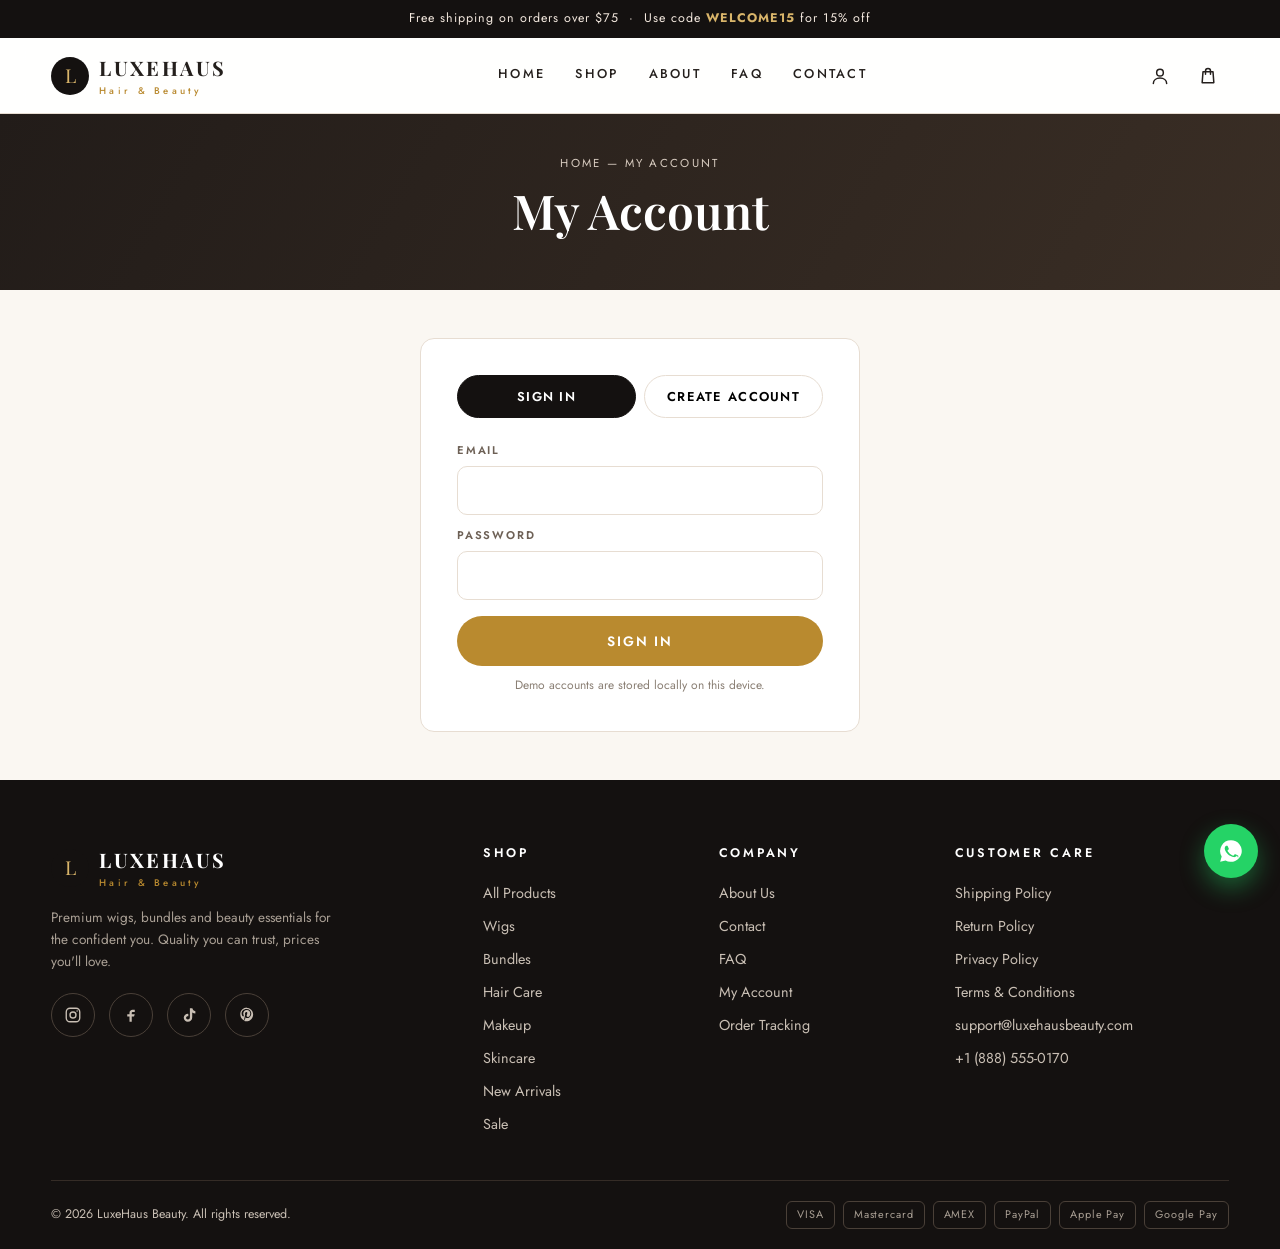
<file: account.html>
<!DOCTYPE html>
<html lang="en">
<head>
  <meta charset="UTF-8" />
  <meta name="viewport" content="width=device-width, initial-scale=1.0" />
  <title>My Account — Orders & Tracking | LuxeHaus</title>
  <meta name="description" content="Log in to your LuxeHaus account to view order history and track your deliveries." />
  <link rel="preconnect" href="https://fonts.googleapis.com" />
  <link rel="preconnect" href="https://fonts.gstatic.com" crossorigin />
  <link href="https://fonts.googleapis.com/css2?family=Playfair+Display:ital,wght@0,500;0,600;0,700;1,500&family=Jost:wght@400;500;600;700&display=swap" rel="stylesheet" />
  <link rel="stylesheet" href="css/style.css" />
</head>
<body>
  <div id="siteHeader"></div>

  <section class="page-hero" style="padding:40px 0">
    <div class="container"><p class="crumbs"><a href="index.html">Home</a> — My Account</p><h1 id="acctTitle">My Account</h1></div>
  </section>

  <div id="acctContent" class="container" style="padding:48px 0"></div>

  <div id="siteFooter"></div>
  <script src="js/data.js" defer></script>
  <script src="js/store.js" defer></script>
  <script src="js/main.js" defer></script>
  <script defer>
    document.addEventListener("DOMContentLoaded", () => {
      const el = document.getElementById("acctContent");
      const session = Store.session();

      if (session) return renderDash();

      let mode = "login";
      el.innerHTML = `<div class="auth-card">
        <div class="auth-tabs">
          <button id="tabLogin" class="active">Sign In</button>
          <button id="tabRegister">Create Account</button>
        </div>
        <form id="authForm" novalidate>
          <div id="nameField" class="field" style="display:none;margin-bottom:12px"><label>Full Name</label><input id="aName"><div class="err">Please enter your name</div></div>
          <div class="field" style="margin-bottom:12px"><label>Email</label><input id="aEmail" type="email"><div class="err">Enter a valid email</div></div>
          <div class="field" style="margin-bottom:16px"><label>Password</label><input id="aPass" type="password"><div class="err">Minimum 6 characters</div></div>
          <button class="btn btn-gold btn-block" type="submit" id="authSubmit">Sign In</button>
          <p id="authErr" style="color:#b23b3b;font-size:.8rem;margin-top:10px;text-align:center"></p>
        </form>
        <p style="font-size:.75rem;color:var(--muted);text-align:center;margin-top:10px">Demo accounts are stored locally on this device.</p>
      </div>`;

      const tabL = document.getElementById("tabLogin"), tabR = document.getElementById("tabRegister");
      tabL.addEventListener("click", () => setMode("login"));
      tabR.addEventListener("click", () => setMode("register"));
      function setMode(m) {
        mode = m;
        tabL.classList.toggle("active", m === "login");
        tabR.classList.toggle("active", m === "register");
        document.getElementById("nameField").style.display = m === "register" ? "" : "none";
        document.getElementById("authSubmit").textContent = m === "register" ? "Create Account" : "Sign In";
        document.getElementById("authErr").textContent = "";
      }

      document.getElementById("authForm").addEventListener("submit", e => {
        e.preventDefault();
        const email = document.getElementById("aEmail").value.trim();
        const pass = document.getElementById("aPass").value;
        const errEl = document.getElementById("authErr");
        if (!/^[^@\s]+@[^@\s]+\.[^@\s]+$/.test(email) || pass.length < 6) { errEl.textContent = "Enter a valid email and a password of 6+ characters."; return; }
        const res = mode === "login" ? Store.login(email, pass) : Store.signup(document.getElementById("aName").value.trim() || email.split("@")[0], email, pass);
        if (!res.ok) { errEl.textContent = res.msg; return; }
        renderDash();
      });

      function renderDash() {
        const session = Store.session();
        const orders = Store.getOrders().filter(o => !session || o.customer.email === session.email || o.customer.email === o.customer.email);
        const shown = Store.getOrders();
        document.getElementById("acctTitle").textContent = "Hi, " + session.name.split(" ")[0];
        el.innerHTML = `<div style="display:flex;justify-content:space-between;align-items:center;gap:14px;flex-wrap:wrap">
            <div><p class="eyebrow">Welcome Back</p><h2 style="font-family:var(--serif);font-size:1.6rem">${session.name}</h2><p style="color:var(--muted);font-size:.85rem">${session.email}</p></div>
            <button class="btn btn-outline btn-sm" id="logoutBtn">Sign Out</button>
          </div>
          <div style="margin-top:26px">
            <p class="eyebrow" style="margin-bottom:4px">Order Tracking</p>
            <h3 style="font-family:var(--serif);font-size:1.3rem">My Orders</h3>
            <div class="dash-orders">
              ${shown.length ? shown.map(o => {
                const steps = ["Processing", "Packed", "Shipped", "Delivered"];
                const idx = Math.min(Math.floor((Date.now() - new Date(o.date)) / (1000 * 60 * 60 * 24)), 3);
                return `<div class="dash-order">
                  <div class="row1">
                    <div><b>Order ${o.id}</b><br><small style="color:var(--muted)">${new Date(o.date).toLocaleDateString()} · ${o.items.reduce((s, i) => s + i.qty, 0)} item(s) · ${o.shipMethod}</small></div>
                    <span class="status-pill ${o.status === "Delivered" ? "done" : ""}">${steps[idx]}</span>
                  </div>
                  <div class="timeline" style="margin:18px 0 4px">
                    ${steps.map((s, i) => `<div class="timeline-step ${i <= idx ? "done" : ""}"><div class="dot ${i <= idx ? "on" : ""}"></div><small>${s}</small></div>`).join("")}
                  </div>
                  <div style="display:flex;justify-content:space-between;align-items:center;gap:10px;flex-wrap:wrap;font-size:.85rem;color:#5d5348">
                    <span>${o.items.map(i => `${i.name} ×${i.qty}`).join(", ").slice(0, 80)}${o.items.map(i => `${i.name} ×${i.qty}`).join(", ").length > 80 ? "…" : ""}</span>
                    <b style="color:var(--ink)">${fmt(o.total)}</b>
                  </div>
                </div>`;
              }).join("") : `<div class="empty-cart" style="padding:40px 0"><p>No orders yet — your first beauty haul is waiting.</p><a class="btn btn-gold" href="shop.html">Shop Now</a></div>`}
            </div>
          </div>`;
        document.getElementById("logoutBtn").addEventListener("click", () => { Store.logout(); location.reload(); });
      }
    });
  </script>
</body>
</html>
</file>
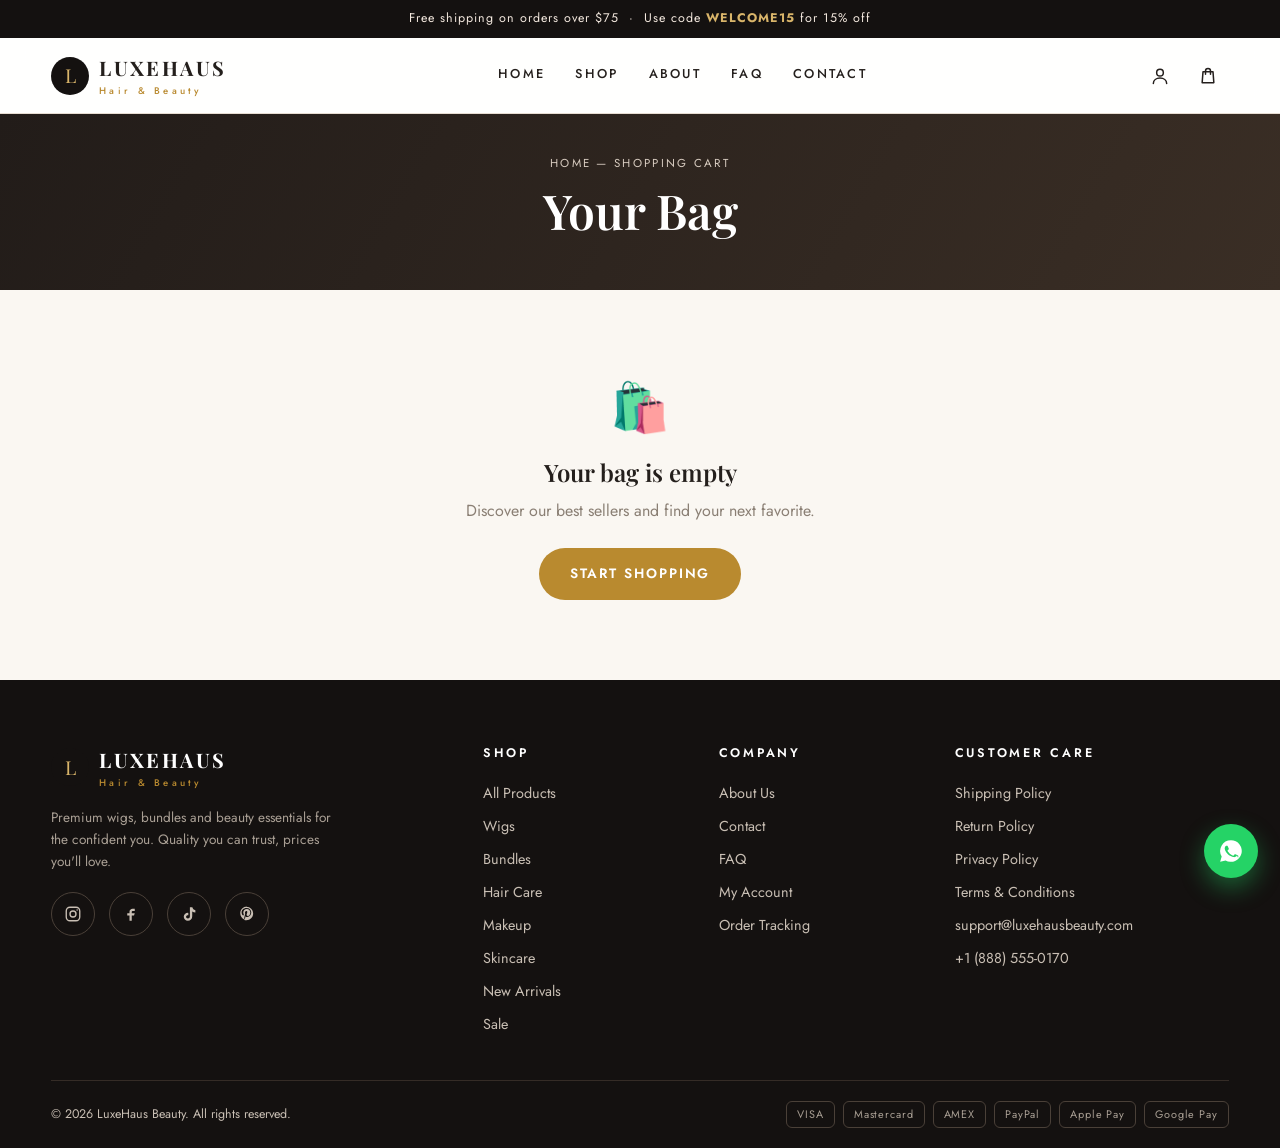
<file: cart.html>
<!DOCTYPE html>
<html lang="en">
<head>
  <meta charset="UTF-8" />
  <meta name="viewport" content="width=device-width, initial-scale=1.0" />
  <title>Shopping Cart | LuxeHaus</title>
  <meta name="description" content="Review your LuxeHaus shopping cart and proceed to secure checkout." />
  <link rel="preconnect" href="https://fonts.googleapis.com" />
  <link rel="preconnect" href="https://fonts.gstatic.com" crossorigin />
  <link href="https://fonts.googleapis.com/css2?family=Playfair+Display:ital,wght@0,500;0,600;0,700;1,500&family=Jost:wght@400;500;600;700&display=swap" rel="stylesheet" />
  <link rel="stylesheet" href="css/style.css" />
</head>
<body>
  <div id="siteHeader"></div>

  <section class="page-hero" style="padding:40px 0">
    <div class="container"><p class="crumbs"><a href="index.html">Home</a> — Shopping Cart</p><h1>Your Bag</h1></div>
  </section>

  <div id="cartContent" class="container"></div>

  <div id="siteFooter"></div>
  <script src="js/data.js" defer></script>
  <script src="js/store.js" defer></script>
  <script src="js/main.js" defer></script>
  <script defer>
    document.addEventListener("DOMContentLoaded", () => {
      const el = document.getElementById("cartContent");

      function render() {
        const cart = Store.getCart();
        if (!cart.length) {
          Store.clearCoupon();
          el.innerHTML = `<div class="empty-cart">
            <div style="font-size:3rem">🛍️</div>
            <h2>Your bag is empty</h2>
            <p>Discover our best sellers and find your next favorite.</p>
            <a class="btn btn-gold" href="shop.html">Start Shopping</a>
          </div>`;
          return;
        }
        const t = Store.totals(cart);
        el.innerHTML = `<div class="cart-layout">
          <div class="cart-list">
            ${cart.map(l => {
              const p = PRODUCTS.find(x => x.id === l.id) || {};
              const v = [l.color, l.length].filter(Boolean).join(" · ");
              return `<div class="cart-item">
                <img class="cart-item-img" src="${p.img}" alt="${p.name}" onerror="this.style.visibility='hidden'">
                <div>
                  <a href="product.html?id=${l.id}"><h4>${p.name || l.id}</h4></a>
                  ${v ? `<div class="variant">${v}</div>` : ""}
                  <div class="variant">Qty: ${l.qty}</div>
                  <button class="remove" data-remove="${l.key}">Remove</button>
                </div>
                <div class="line-total">${fmt(Store.lineTotal(l))}</div>
              </div>`;
            }).join("")}
          </div>
          <aside class="summary">
            <h3>Order Summary</h3>
            <div class="coupon-row">
              <input id="couponInput" placeholder="Discount code" value="${t.code || ""}" />
              <button class="btn btn-dark btn-sm" id="applyCoupon">Apply</button>
            </div>
            <div class="sum-row"><span>Subtotal</span><span>${fmt(t.subtotal)}</span></div>
            ${t.discount ? `<div class="sum-row"><span>Discount (${t.code})</span><span style="color:#2e8b57">−${fmt(t.discount)}</span></div>` : ""}
            <div class="sum-row"><span>Shipping</span><span>${t.shipping === 0 ? '<span class="free">FREE</span>' : fmt(t.shipping)}</span></div>
            <div class="sum-row"><span>Estimated Tax</span><span>${fmt(t.tax)}</span></div>
            <div class="sum-row total"><span>Total</span><span>${fmt(t.total)}</span></div>
            <a class="btn btn-gold btn-block" href="checkout.html" style="margin-top:16px">Proceed to Checkout</a>
            <p style="text-align:center;font-size:.78rem;color:var(--muted);margin-top:12px">🔒 Secure SSL checkout · Free shipping over $75</p>
          </aside>
        </div>`;

        el.querySelectorAll("[data-remove]").forEach(b => b.addEventListener("click", () => { Store.remove(b.dataset.remove); render(); toast("Item removed"); }));
        document.getElementById("applyCoupon").addEventListener("click", () => {
          const code = document.getElementById("couponInput").value;
          if (Store.applyCoupon(code)) { toast("Code applied ✓"); render(); }
          else toast("Invalid discount code");
        });
      }
      render();
    });
  </script>
</body>
</html>
</file>
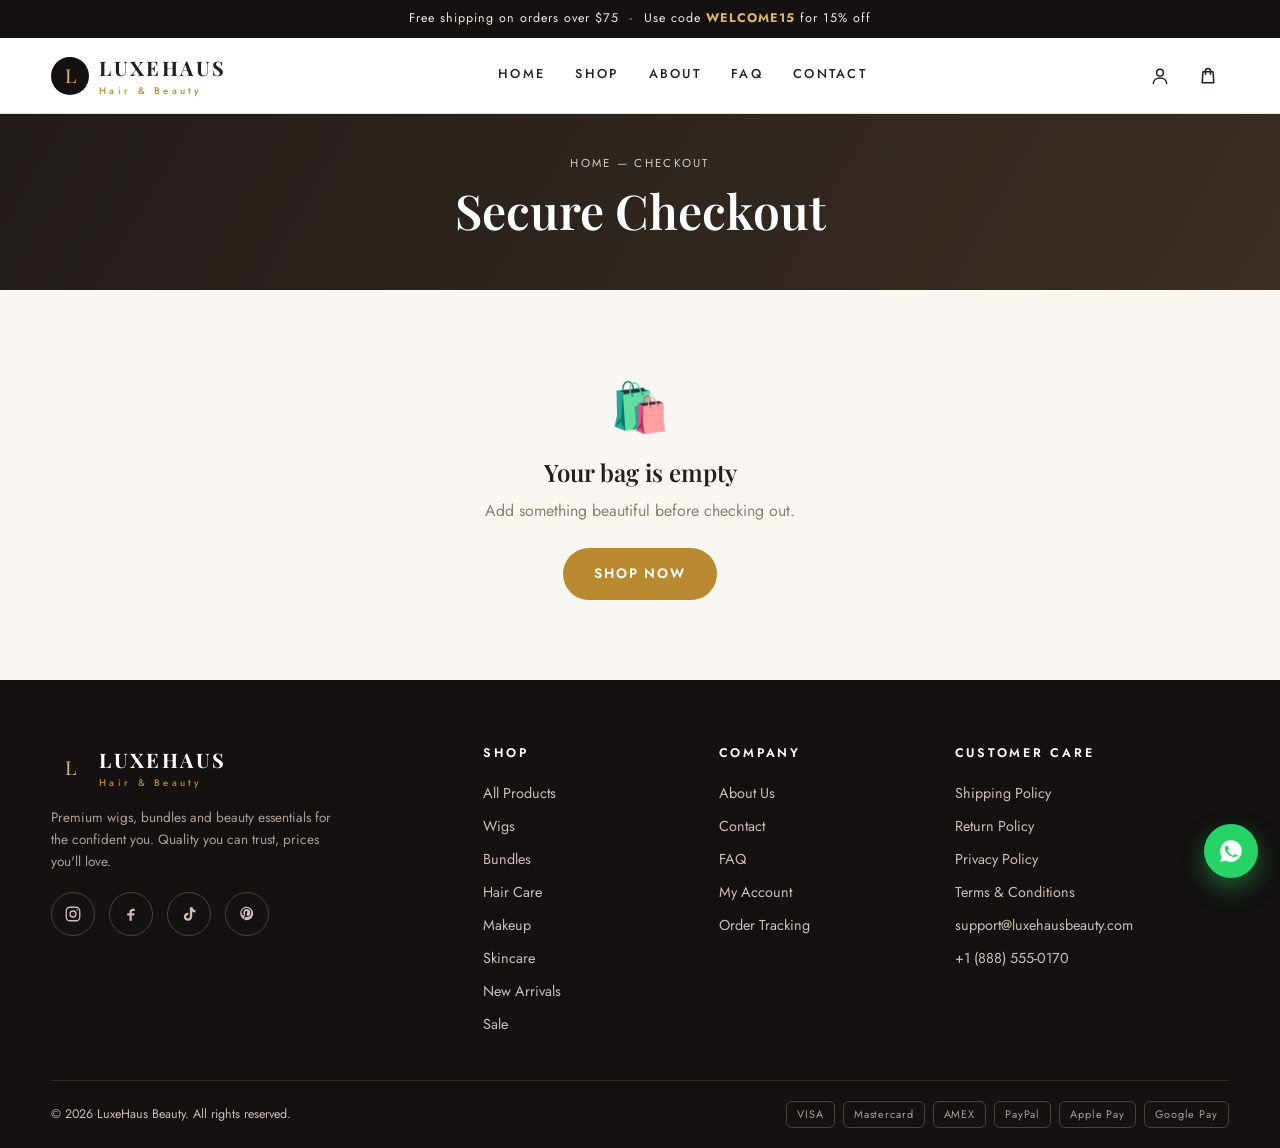
<file: checkout.html>
<!DOCTYPE html>
<html lang="en">
<head>
  <meta charset="UTF-8" />
  <meta name="viewport" content="width=device-width, initial-scale=1.0" />
  <title>Secure Checkout | LuxeHaus</title>
  <meta name="description" content="Secure checkout with credit/debit card, PayPal, Apple Pay and Google Pay. Mobile-friendly and SSL protected." />
  <link rel="preconnect" href="https://fonts.googleapis.com" />
  <link rel="preconnect" href="https://fonts.gstatic.com" crossorigin />
  <link href="https://fonts.googleapis.com/css2?family=Playfair+Display:ital,wght@0,500;0,600;0,700;1,500&family=Jost:wght@400;500;600;700&display=swap" rel="stylesheet" />
  <link rel="stylesheet" href="css/style.css" />
</head>
<body>
  <div id="siteHeader"></div>

  <section class="page-hero" style="padding:40px 0">
    <div class="container"><p class="crumbs"><a href="index.html">Home</a> — Checkout</p><h1>Secure Checkout</h1></div>
  </section>

  <div id="checkoutContent" class="container"></div>

  <div id="siteFooter"></div>
  <script src="js/data.js" defer></script>
  <script src="js/store.js" defer></script>
  <script src="js/main.js" defer></script>
  <script defer>
    document.addEventListener("DOMContentLoaded", () => {
      const el = document.getElementById("checkoutContent");
      const cart = Store.getCart();
      if (!cart.length) {
        el.innerHTML = `<div class="empty-cart"><div style="font-size:3rem">🛍️</div><h2>Your bag is empty</h2><p>Add something beautiful before checking out.</p><a class="btn btn-gold" href="shop.html">Shop Now</a></div>`;
        return;
      }
      const t = Store.totals(cart);
      const SHIP = [["standard", "Standard Shipping", "5–8 business days", t.subtotal - t.discount >= 75 ? 0 : 5.99], ["express", "Express Shipping", "3–4 business days", 14.99], ["priority", "Priority Overnight", "1–2 business days", 24.99]];

      el.innerHTML = `<div class="checkout-layout">
        <form id="checkoutForm" novalidate>
          <div class="panel">
            <h3><span class="step-num">1</span> Contact &amp; Shipping Address</h3>
            <div class="form-grid">
              <div class="field full"><label>Full Name</label><input id="fName" required autocomplete="name"><div class="err">Please enter your full name</div></div>
              <div class="field full"><label>Email</label><input id="fEmail" type="email" required autocomplete="email"><div class="err">Please enter a valid email</div></div>
              <div class="field full"><label>Street Address</label><input id="fAddress" required autocomplete="street-address"><div class="err">Please enter your address</div></div>
              <div class="field"><label>City</label><input id="fCity" required autocomplete="address-level2"><div class="err">Required</div></div>
              <div class="field"><label>State / Province</label><input id="fState" required><div class="err">Required</div></div>
              <div class="field"><label>ZIP / Postal Code</label><input id="fZip" required autocomplete="postal-code"><div class="err">Required</div></div>
              <div class="field"><label>Country</label><select id="fCountry"><option>United States</option><option>Canada</option><option>United Kingdom</option><option>Other</option></select></div>
            </div>
          </div>

          <div class="panel">
            <h3><span class="step-num">2</span> Shipping Method</h3>
            ${SHIP.map(([id, name, eta, price], i) => `
              <label class="ship-opt ${i === 0 ? "selected" : ""}">
                <input type="radio" name="shipMethod" value="${id}" data-price="${price}" ${i === 0 ? "checked" : ""}>
                <span><b>${name}</b><small>${eta}</small></span>
                <span class="price">${price === 0 ? '<span class="free" style="color:#2e8b57">FREE</span>' : fmt(price)}</span>
              </label>`).join("")}
          </div>

          <div class="panel">
            <h3><span class="step-num">3</span> Payment</h3>
            <div class="pay-tabs" role="tablist">
              <button type="button" class="pay-tab selected" data-pay="card">💳 Card</button>
              <button type="button" class="pay-tab" data-pay="paypal">PayPal</button>
              <button type="button" class="pay-tab" data-pay="applepay"> Pay</button>
              <button type="button" class="pay-tab" data-pay="googlepay">G Pay</button>
            </div>
            <div id="cardFields">
              <div class="form-grid">
                <div class="field full"><label>Card Number</label><input id="fCard" inputmode="numeric" placeholder="1234 5678 9012 3456"><div class="err">Enter a valid card number</div></div>
                <div class="field"><label>Expiry (MM/YY)</label><input id="fExp" placeholder="12/28"><div class="err">MM/YY format</div></div>
                <div class="field"><label>CVC</label><input id="fCvc" inputmode="numeric" placeholder="123" maxlength="4"><div class="err">3–4 digits</div></div>
                <div class="field full"><label>Name on Card</label><input id="fCardName"><div class="err">Required</div></div>
              </div>
              <p class="pay-note">Card payments are processed over an encrypted SSL connection. Demo mode — no charge is made.</p>
            </div>
            <div id="altPayNote" style="display:none"></div>
            <div class="secure-note">🔒 256-bit SSL encrypted checkout — your data is always protected</div>
          </div>

          <button class="btn btn-gold btn-block" id="placeOrderBtn" type="submit">Place Order · <span id="payTotal"></span></button>
          <p style="text-align:center;font-size:.78rem;color:var(--muted);margin-top:12px">By placing this order you agree to our <a href="terms.html" style="text-decoration:underline">Terms</a> and <a href="privacy-policy.html" style="text-decoration:underline">Privacy Policy</a>.</p>
        </form>

        <aside class="summary">
          <h3>Order Summary</h3>
          ${cart.map(l => { const p = PRODUCTS.find(x => x.id === l.id) || {}; const v = [l.color, l.length].filter(Boolean).join(" · "); return `<div class="order-line"><img src="${p.img}" alt="" onerror="this.style.visibility='hidden'"><span style="flex:1">${p.name}<br><small style="color:var(--muted)">${v ? v + " · " : ""}× ${l.qty}</small></span><b>${fmt(Store.lineTotal(l))}</b></div>`; }).join("")}
          <div style="height:10px"></div>
          <div class="sum-row"><span>Subtotal</span><span>${fmt(t.subtotal)}</span></div>
          ${t.discount ? `<div class="sum-row"><span>Discount (${t.code})</span><span style="color:#2e8b57">−${fmt(t.discount)}</span></div>` : ""}
          <div class="sum-row"><span id="shipLabel">Shipping</span><span id="shipCost">${t.shipping === 0 ? "FREE" : fmt(t.shipping)}</span></div>
          <div class="sum-row"><span>Tax (8%)</span><span id="taxCost">${fmt(t.tax)}</span></div>
          <div class="sum-row total"><span>Total</span><span id="grandTotal">${fmt(t.total)}</span></div>
          <a href="cart.html" style="display:block;text-align:center;font-size:.8rem;margin-top:14px;color:var(--muted);text-decoration:underline">← Edit cart / apply discount code</a>
        </aside>
      </div>`;

      document.getElementById("payTotal").textContent = fmt(t.total);

      // shipping selection updates totals
      const shipRadios = el.querySelectorAll('input[name="shipMethod"]');
      const baseAfter = t.subtotal - t.discount;
      shipRadios.forEach(r => r.addEventListener("change", () => {
        el.querySelectorAll(".ship-opt").forEach(o => o.classList.remove("selected"));
        r.closest(".ship-opt").classList.add("selected");
        const ship = +r.dataset.price;
        const tax = +(baseAfter * 0.08).toFixed(2);
        const grand = +(baseAfter + ship + tax).toFixed(2);
        document.getElementById("shipCost").innerHTML = ship === 0 ? '<span style="color:#2e8b57">FREE</span>' : fmt(ship);
        document.getElementById("taxCost").textContent = fmt(tax);
        document.getElementById("grandTotal").textContent = fmt(grand);
        document.getElementById("payTotal").textContent = fmt(grand);
      }));

      // payment tabs
      let payMethod = "card";
      el.querySelectorAll(".pay-tab").forEach(b => b.addEventListener("click", () => {
        el.querySelectorAll(".pay-tab").forEach(x => x.classList.remove("selected"));
        b.classList.add("selected");
        payMethod = b.dataset.pay;
        const cardFields = document.getElementById("cardFields");
        const alt = document.getElementById("altPayNote");
        if (payMethod === "card") { cardFields.style.display = ""; alt.style.display = "none"; }
        else {
          cardFields.style.display = "none";
          alt.style.display = "";
          const names = { paypal: "PayPal", applepay: "Apple Pay", googlepay: "Google Pay" };
          alt.innerHTML = `<div class="ship-opt selected" style="cursor:default"><span><b>Continue with ${names[payMethod]}</b><small>You'll be redirected to complete payment securely.</small></span><span class="price">${names[payMethod]}</span></div><p class="pay-note">Demo mode — connect your payment provider to activate ${names[payMethod]}.</p>`;
        }
      }));

      // validation helpers
      const v = (id, ok) => { const f = document.getElementById(id).closest(".field"); f.classList.toggle("invalid", !ok); return ok; };
      el.querySelector("#checkoutForm").addEventListener("submit", e => {
        e.preventDefault();
        let ok = true;
        ok &= v("fName", document.getElementById("fName").value.trim().length > 1);
        ok &= v("fEmail", /^[^@\s]+@[^@\s]+\.[^@\s]+$/.test(document.getElementById("fEmail").value));
        ok &= v("fAddress", document.getElementById("fAddress").value.trim().length > 3);
        ok &= v("fCity", document.getElementById("fCity").value.trim().length > 1);
        ok &= v("fState", document.getElementById("fState").value.trim().length > 1);
        ok &= v("fZip", document.getElementById("fZip").value.trim().length > 2);
        if (payMethod === "card") {
          ok &= v("fCard", document.getElementById("fCard").value.replace(/\D/g, "").length >= 12);
          ok &= v("fExp", /^(0[1-9]|1[0-2])\/\d{2}$/.test(document.getElementById("fExp").value));
          ok &= v("fCvc", /^\d{3,4}$/.test(document.getElementById("fCvc").value));
          ok &= v("fCardName", document.getElementById("fCardName").value.trim().length > 1);
        }
        if (!ok) { toast("Please review the highlighted fields"); return; }

        const shipSel = el.querySelector('input[name="shipMethod"]:checked');
        const shipName = shipSel.closest(".ship-opt").querySelector("b").textContent;
        const order = Store.placeOrder({ name: document.getElementById("fName").value.trim(), email: document.getElementById("fEmail").value.trim(), address: document.getElementById("fAddress").value.trim(), city: document.getElementById("fCity").value.trim(), state: document.getElementById("fState").value.trim(), zip: document.getElementById("fZip").value.trim(), payment: payMethod, shipMethod: shipName });
        Store.updateBadge();
        showConfirmation(order);
      });

      function showConfirmation(order) {
        document.querySelector(".page-hero").style.display = "none";
        el.innerHTML = `<div class="confirm">
          <div class="confirm-icon">${ICONS.check}</div>
          <p class="eyebrow">Order Confirmed</p>
          <h1>Thank You, ${order.customer.name.split(" ")[0]}!</h1>
          <p style="color:var(--muted)">Your order has been placed and is being prepared. A confirmation email is on its way to <b>${order.customer.email}</b>.</p>
          <div class="order-id">Order ${order.id}</div>
          <div class="timeline">
            <div class="timeline-step done"><div class="dot on"></div><small>Confirmed</small></div>
            <div class="timeline-step"><div class="dot"></div><small>Processing</small></div>
            <div class="timeline-step"><div class="dot"></div><small>Shipped</small></div>
            <div class="timeline-step"><div class="dot"></div><small>Delivered</small></div>
          </div>
          <div class="sum-row" style="max-width:340px;margin:0 auto"><span>Payment</span><span style="text-transform:capitalize">${order.payment === "card" ? "Credit / Debit Card" : order.payment}</span></div>
          <div class="sum-row" style="max-width:340px;margin:0 auto"><span>Total</span><b>${fmt(order.total)}</b></div>
          <div style="display:flex;gap:12px;justify-content:center;margin-top:28px;flex-wrap:wrap">
            <a class="btn btn-dark" href="account.html">Track My Order</a>
            <a class="btn btn-outline" href="shop.html">Continue Shopping</a>
          </div>
        </div>`;
        window.scrollTo({ top: 0, behavior: "smooth" });
      }
    });
  </script>
</body>
</html>
</file>
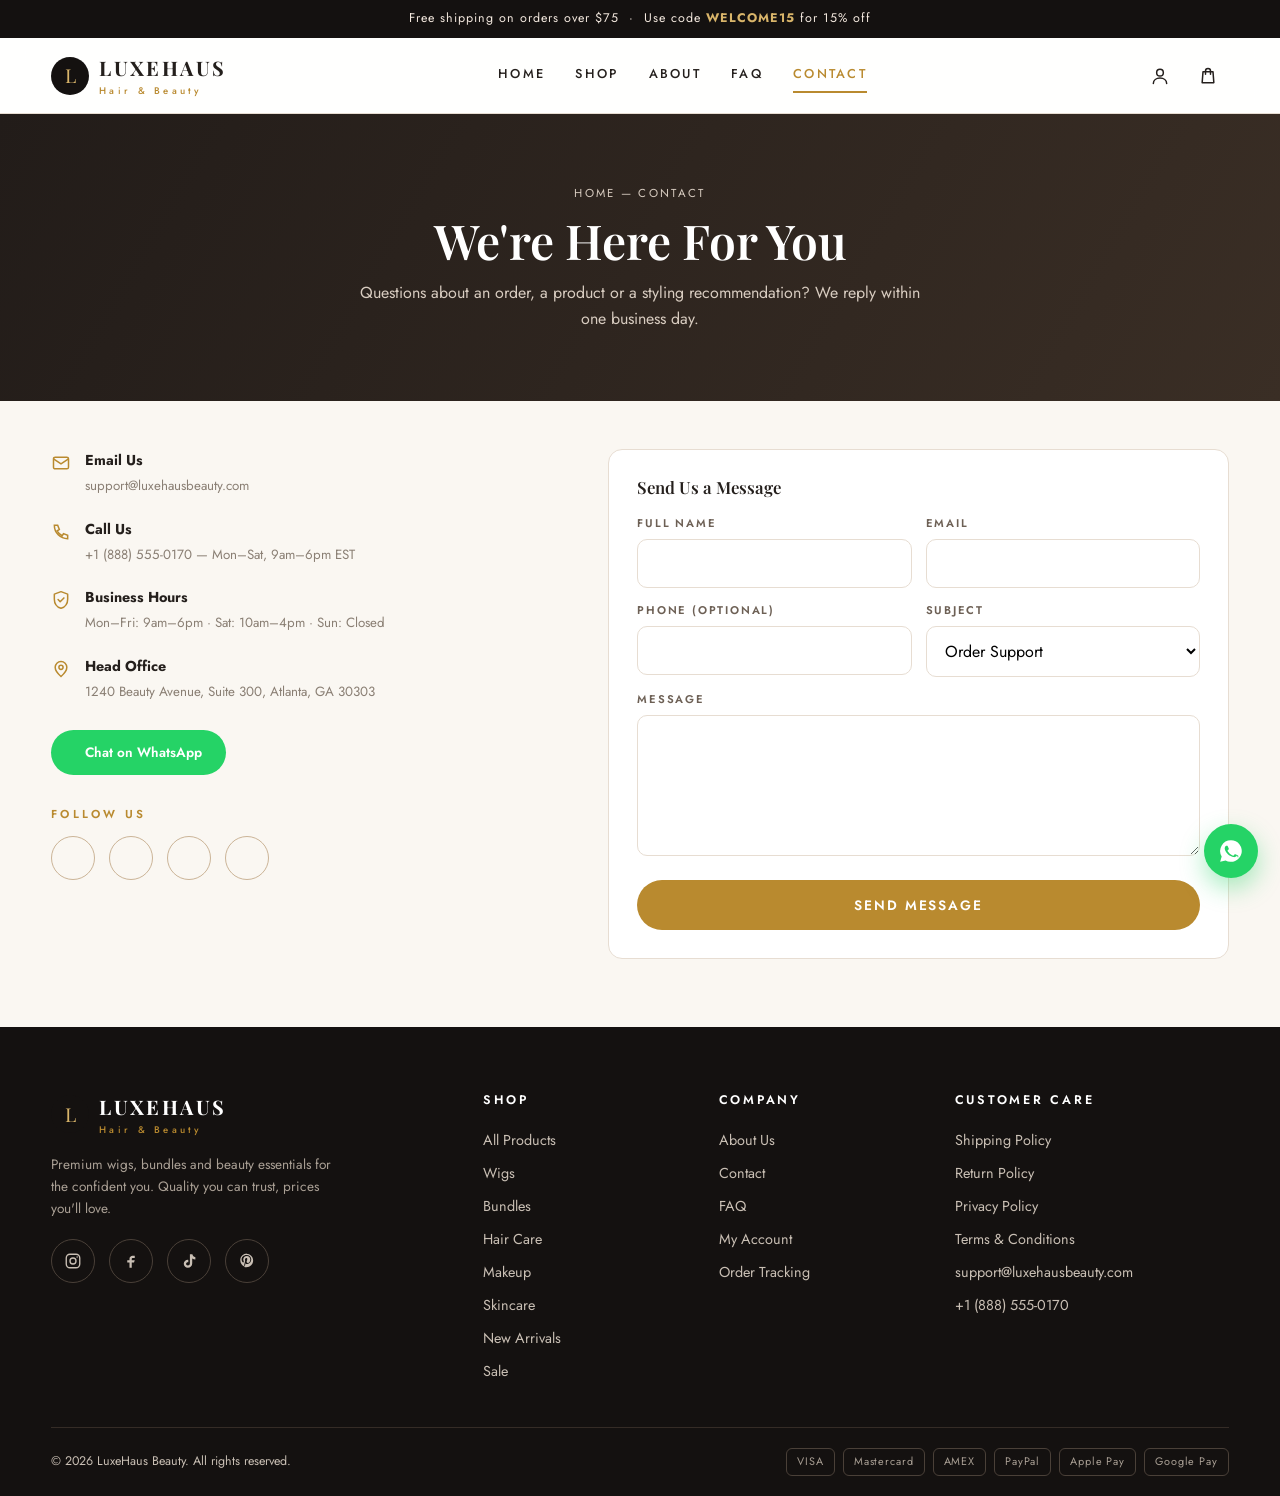
<file: contact.html>
<!DOCTYPE html>
<html lang="en">
<head>
  <meta charset="UTF-8" />
  <meta name="viewport" content="width=device-width, initial-scale=1.0" />
  <title>Contact Us | LuxeHaus</title>
  <meta name="description" content="Contact the LuxeHaus team — email, phone, WhatsApp or our contact form. We reply within one business day." />
  <link rel="preconnect" href="https://fonts.googleapis.com" />
  <link rel="preconnect" href="https://fonts.gstatic.com" crossorigin />
  <link href="https://fonts.googleapis.com/css2?family=Playfair+Display:ital,wght@0,500;0,600;0,700;1,500&family=Jost:wght@400;500;600;700&display=swap" rel="stylesheet" />
  <link rel="stylesheet" href="css/style.css" />
</head>
<body>
  <div id="siteHeader"></div>

  <section class="page-hero">
    <div class="container">
      <p class="crumbs"><a href="index.html">Home</a> — Contact</p>
      <h1>We're Here For You</h1>
      <p>Questions about an order, a product or a styling recommendation? We reply within one business day.</p>
    </div>
  </section>

  <div class="container contact-layout">
    <div>
      <div class="info-card"><span id="i1"></span><span><b>Email Us</b><small>support@luxehausbeauty.com</small></span></div>
      <div class="info-card"><span id="i2"></span><span><b>Call Us</b><small>+1 (888) 555-0170 — Mon–Sat, 9am–6pm EST</small></span></div>
      <div class="info-card"><span id="i3"></span><span><b>Business Hours</b><small>Mon–Fri: 9am–6pm · Sat: 10am–4pm · Sun: Closed</small></span></div>
      <div class="info-card"><span id="i4"></span><span><b>Head Office</b><small>1240 Beauty Avenue, Suite 300, Atlanta, GA 30303</small></span></div>
      <a class="wa-btn" href="https://wa.me/18885550170" target="_blank" rel="noopener"><span id="waIcon"></span> Chat on WhatsApp</a>

      <div style="margin-top:30px">
        <p class="eyebrow" style="margin-bottom:12px">Follow Us</p>
        <div class="social-row" style="justify-content:flex-start">
          <a href="#" aria-label="Instagram"></a>
          <a href="#" aria-label="Facebook"></a>
          <a href="#" aria-label="TikTok"></a>
          <a href="#" aria-label="Pinterest"></a>
        </div>
      </div>
    </div>

    <form class="panel" id="contactForm" novalidate>
      <h3>Send Us a Message</h3>
      <div class="form-grid">
        <div class="field"><label>Full Name</label><input id="cName" required><div class="err">Please enter your name</div></div>
        <div class="field"><label>Email</label><input id="cEmail" type="email" required><div class="err">Please enter a valid email</div></div>
        <div class="field"><label>Phone (optional)</label><input id="cPhone" type="tel"></div>
        <div class="field"><label>Subject</label><select id="cSubject"><option>Order Support</option><option>Product Question</option><option>Shipping &amp; Returns</option><option>Wholesale Inquiry</option><option>Other</option></select></div>
        <div class="field full"><label>Message</label><textarea id="cMessage" rows="5" required></textarea><div class="err">Please write a message</div></div>
      </div>
      <button class="btn btn-gold btn-block" type="submit" style="margin-top:16px">Send Message</button>
      <p id="contactSuccess" style="display:none;text-align:center;margin-top:14px;color:#2e8b57;font-weight:600">✓ Thank you! Your message has been sent — we'll reply within one business day.</p>
    </form>
  </div>

  <div id="siteFooter"></div>
  <script src="js/data.js" defer></script>
  <script src="js/store.js" defer></script>
  <script src="js/main.js" defer></script>
  <script defer>
    document.addEventListener("DOMContentLoaded", () => {
      document.getElementById("i1").innerHTML = ICONS.mail;
      document.getElementById("i2").innerHTML = ICONS.phone;
      document.getElementById("i3").innerHTML = ICONS.shield;
      document.getElementById("i4").innerHTML = ICONS.pin2;
      document.getElementById("waIcon").innerHTML = ICONS.wa;
      const social = [ICONS.ig, ICONS.fb, ICONS.tiktok, ICONS.pin];
      document.querySelectorAll(".contact-layout ~ * .social-row a, .info-card + div .social-row a").forEach((a, i) => a.innerHTML = social[i % social.length]);

      document.getElementById("contactForm").addEventListener("submit", e => {
        e.preventDefault();
        const ok =
          document.getElementById("cName").value.trim().length > 1 &&
          /^[^@\s]+@[^@\s]+\.[^@\s]+$/.test(document.getElementById("cEmail").value) &&
          document.getElementById("cMessage").value.trim().length > 3;
        if (!ok) { toast("Please complete the required fields"); return; }
        e.target.reset();
        document.getElementById("contactSuccess").style.display = "block";
        toast("Message sent ✓");
      });
    });
  </script>
</body>
</html>
</file>
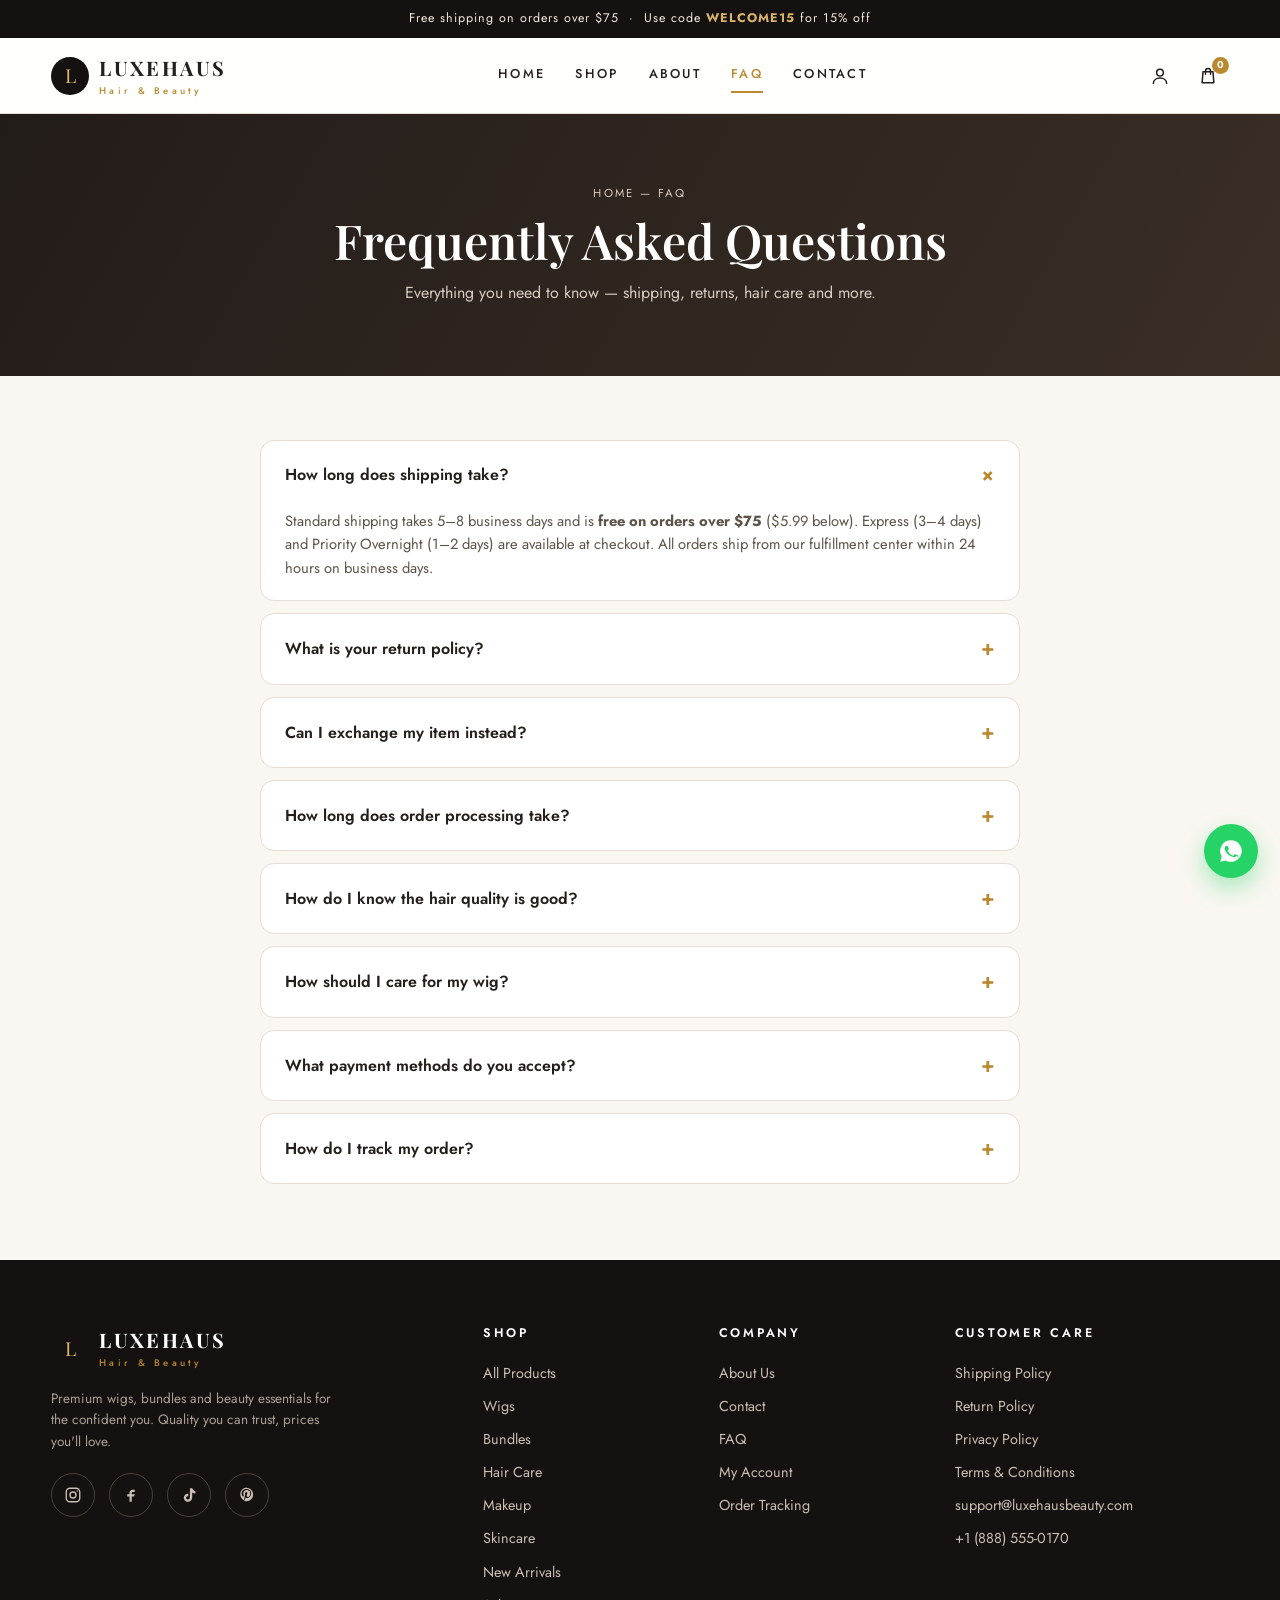
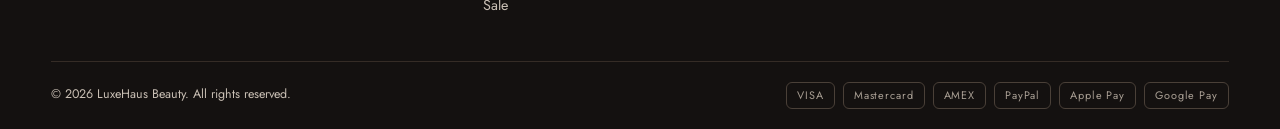
<file: faq.html>
<!DOCTYPE html>
<html lang="en">
<head>
  <meta charset="UTF-8" />
  <meta name="viewport" content="width=device-width, initial-scale=1.0" />
  <title>FAQ — Shipping, Returns & Hair Care | LuxeHaus</title>
  <meta name="description" content="Answers about shipping, returns, exchanges, order processing, hair quality, wig care, payment and order tracking at LuxeHaus." />
  <link rel="preconnect" href="https://fonts.googleapis.com" />
  <link rel="preconnect" href="https://fonts.gstatic.com" crossorigin />
  <link href="https://fonts.googleapis.com/css2?family=Playfair+Display:ital,wght@0,500;0,600;0,700;1,500&family=Jost:wght@400;500;600;700&display=swap" rel="stylesheet" />
  <link rel="stylesheet" href="css/style.css" />
</head>
<body>
  <div id="siteHeader"></div>

  <section class="page-hero">
    <div class="container">
      <p class="crumbs"><a href="index.html">Home</a> — FAQ</p>
      <h1>Frequently Asked Questions</h1>
      <p>Everything you need to know — shipping, returns, hair care and more.</p>
    </div>
  </section>

  <section class="section">
    <div class="container faq-list">
      <details class="faq-item" open>
        <summary>How long does shipping take?</summary>
        <div class="faq-body">Standard shipping takes 5–8 business days and is <b>free on orders over $75</b> ($5.99 below). Express (3–4 days) and Priority Overnight (1–2 days) are available at checkout. All orders ship from our fulfillment center within 24 hours on business days.</div>
      </details>
      <details class="faq-item">
        <summary>What is your return policy?</summary>
        <div class="faq-body">We offer a 14-day return window from the date of delivery. Items must be unworn, unwashed and in their original packaging with all lace intact. Refunds are issued to your original payment method within 5–7 business days of receiving your return.</div>
      </details>
      <details class="faq-item">
        <summary>Can I exchange my item instead?</summary>
        <div class="faq-body">Yes — exchanges are free within 14 days. If you'd prefer a different length, color or texture, contact us with your order number and we'll hold your exchange while your return ships back. Hair that has been cut, dyed or installed is not eligible.</div>
      </details>
      <details class="faq-item">
        <summary>How long does order processing take?</summary>
        <div class="faq-body">Orders are processed within 24 hours (Monday–Saturday). You'll receive a confirmation email immediately and a tracking number as soon as your package is scanned by the carrier — usually within 1 business day.</div>
      </details>
      <details class="faq-item">
        <summary>How do I know the hair quality is good?</summary>
        <div class="faq-body">All our human hair is 100% ethically sourced with cuticles aligned and intact — never mixed with synthetic fibers. Every batch is inspected and stylist-tested before listing, and we back it with our 100% authenticity guarantee. True-to-length, minimal shedding and long-lasting shine are standard.</div>
      </details>
      <details class="faq-item">
        <summary>How should I care for my wig?</summary>
        <div class="faq-body">Detangle gently from ends to roots before washing. Use a sulfate-free shampoo in cool water, deep condition weekly, and always air-dry on a wig stand. Apply a heat protectant before styling and store in a satin bag to preserve softness and shape.</div>
      </details>
      <details class="faq-item">
        <summary>What payment methods do you accept?</summary>
        <div class="faq-body">We accept all major credit and debit cards (Visa, Mastercard, Amex), PayPal, Apple Pay and Google Pay. Every transaction is processed over an encrypted 256-bit SSL connection — your payment details are never stored on our servers.</div>
      </details>
      <details class="faq-item">
        <summary>How do I track my order?</summary>
        <div class="faq-body">Once your order ships, you'll receive an email with a tracking link. You can also view real-time order status any time by logging into <a href="account.html" style="color:var(--gold);font-weight:600">My Account → Order Tracking</a>.</div>
      </details>
    </div>
  </section>

  <div id="siteFooter"></div>
  <script src="js/main.js" defer></script>
</body>
</html>
</file>
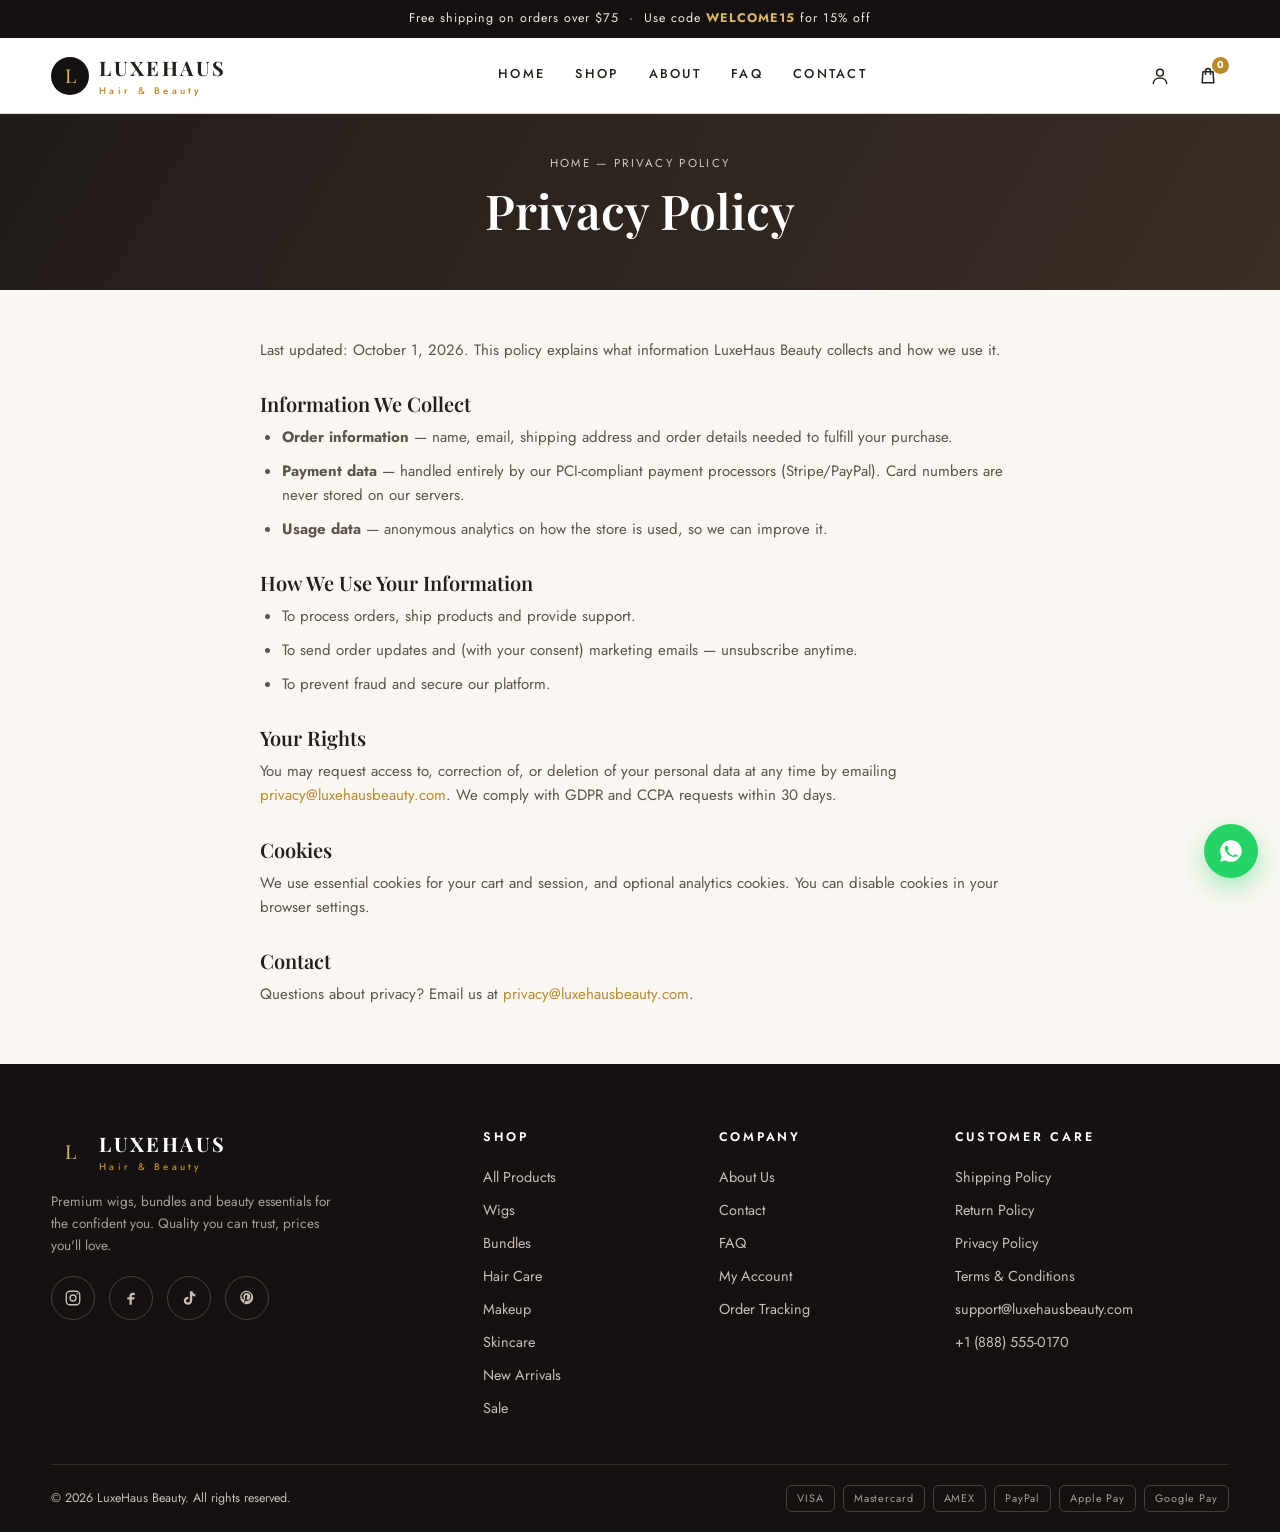
<file: privacy-policy.html>
<!DOCTYPE html>
<html lang="en">
<head>
  <meta charset="UTF-8" />
  <meta name="viewport" content="width=device-width, initial-scale=1.0" />
  <title>Privacy Policy | LuxeHaus</title>
  <meta name="description" content="How LuxeHaus collects, uses and protects your personal information." />
  <link rel="preconnect" href="https://fonts.googleapis.com" />
  <link rel="preconnect" href="https://fonts.gstatic.com" crossorigin />
  <link href="https://fonts.googleapis.com/css2?family=Playfair+Display:wght@500;600;700&family=Jost:wght@400;500;600;700&display=swap" rel="stylesheet" />
  <link rel="stylesheet" href="css/style.css" />
</head>
<body>
  <div id="siteHeader"></div>
  <section class="page-hero" style="padding:40px 0"><div class="container"><p class="crumbs"><a href="index.html">Home</a> — Privacy Policy</p><h1>Privacy Policy</h1></div></section>
  <div class="container policy-body">
    <p>Last updated: October 1, 2026. This policy explains what information LuxeHaus Beauty collects and how we use it.</p>
    <h2>Information We Collect</h2>
    <ul>
      <li><b>Order information</b> — name, email, shipping address and order details needed to fulfill your purchase.</li>
      <li><b>Payment data</b> — handled entirely by our PCI-compliant payment processors (Stripe/PayPal). Card numbers are never stored on our servers.</li>
      <li><b>Usage data</b> — anonymous analytics on how the store is used, so we can improve it.</li>
    </ul>
    <h2>How We Use Your Information</h2>
    <ul>
      <li>To process orders, ship products and provide support.</li>
      <li>To send order updates and (with your consent) marketing emails — unsubscribe anytime.</li>
      <li>To prevent fraud and secure our platform.</li>
    </ul>
    <h2>Your Rights</h2>
    <p>You may request access to, correction of, or deletion of your personal data at any time by emailing <a href="mailto:privacy@luxehausbeauty.com" style="color:var(--gold)">privacy@luxehausbeauty.com</a>. We comply with GDPR and CCPA requests within 30 days.</p>
    <h2>Cookies</h2>
    <p>We use essential cookies for your cart and session, and optional analytics cookies. You can disable cookies in your browser settings.</p>
    <h2>Contact</h2>
    <p>Questions about privacy? Email us at <a href="mailto:privacy@luxehausbeauty.com" style="color:var(--gold)">privacy@luxehausbeauty.com</a>.</p>
  </div>
  <div id="siteFooter"></div>
  <script src="js/main.js" defer></script>
</body>
</html>
</file>
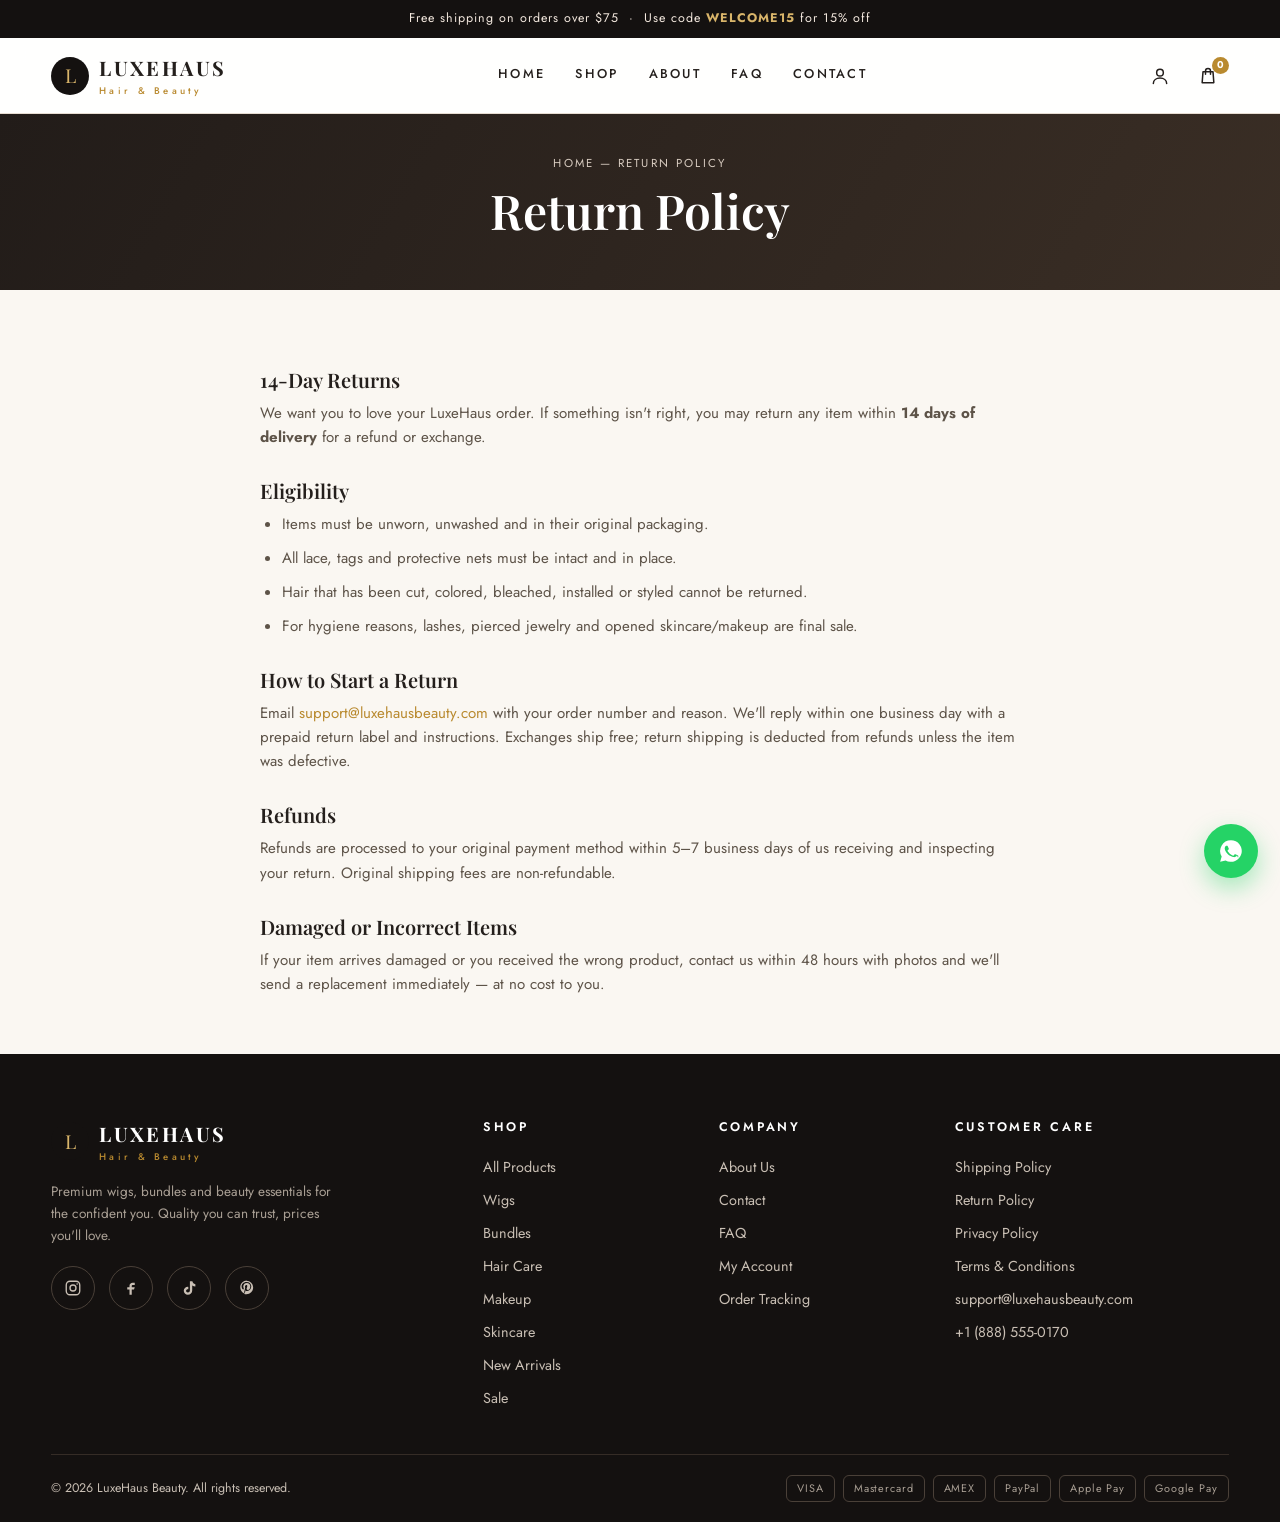
<file: returns-policy.html>
<!DOCTYPE html>
<html lang="en">
<head>
  <meta charset="UTF-8" />
  <meta name="viewport" content="width=device-width, initial-scale=1.0" />
  <title>Return Policy | LuxeHaus</title>
  <meta name="description" content="LuxeHaus return and exchange policy — 14-day hassle-free returns on unworn hair and beauty products." />
  <link rel="preconnect" href="https://fonts.googleapis.com" />
  <link rel="preconnect" href="https://fonts.gstatic.com" crossorigin />
  <link href="https://fonts.googleapis.com/css2?family=Playfair+Display:wght@500;600;700&family=Jost:wght@400;500;600;700&display=swap" rel="stylesheet" />
  <link rel="stylesheet" href="css/style.css" />
</head>
<body>
  <div id="siteHeader"></div>
  <section class="page-hero" style="padding:40px 0"><div class="container"><p class="crumbs"><a href="index.html">Home</a> — Return Policy</p><h1>Return Policy</h1></div></section>
  <div class="container policy-body">
    <h2>14-Day Returns</h2>
    <p>We want you to love your LuxeHaus order. If something isn't right, you may return any item within <b>14 days of delivery</b> for a refund or exchange.</p>
    <h2>Eligibility</h2>
    <ul>
      <li>Items must be unworn, unwashed and in their original packaging.</li>
      <li>All lace, tags and protective nets must be intact and in place.</li>
      <li>Hair that has been cut, colored, bleached, installed or styled cannot be returned.</li>
      <li>For hygiene reasons, lashes, pierced jewelry and opened skincare/makeup are final sale.</li>
    </ul>
    <h2>How to Start a Return</h2>
    <p>Email <a href="mailto:support@luxehausbeauty.com" style="color:var(--gold)">support@luxehausbeauty.com</a> with your order number and reason. We'll reply within one business day with a prepaid return label and instructions. Exchanges ship free; return shipping is deducted from refunds unless the item was defective.</p>
    <h2>Refunds</h2>
    <p>Refunds are processed to your original payment method within 5–7 business days of us receiving and inspecting your return. Original shipping fees are non-refundable.</p>
    <h2>Damaged or Incorrect Items</h2>
    <p>If your item arrives damaged or you received the wrong product, contact us within 48 hours with photos and we'll send a replacement immediately — at no cost to you.</p>
  </div>
  <div id="siteFooter"></div>
  <script src="js/main.js" defer></script>
</body>
</html>
</file>
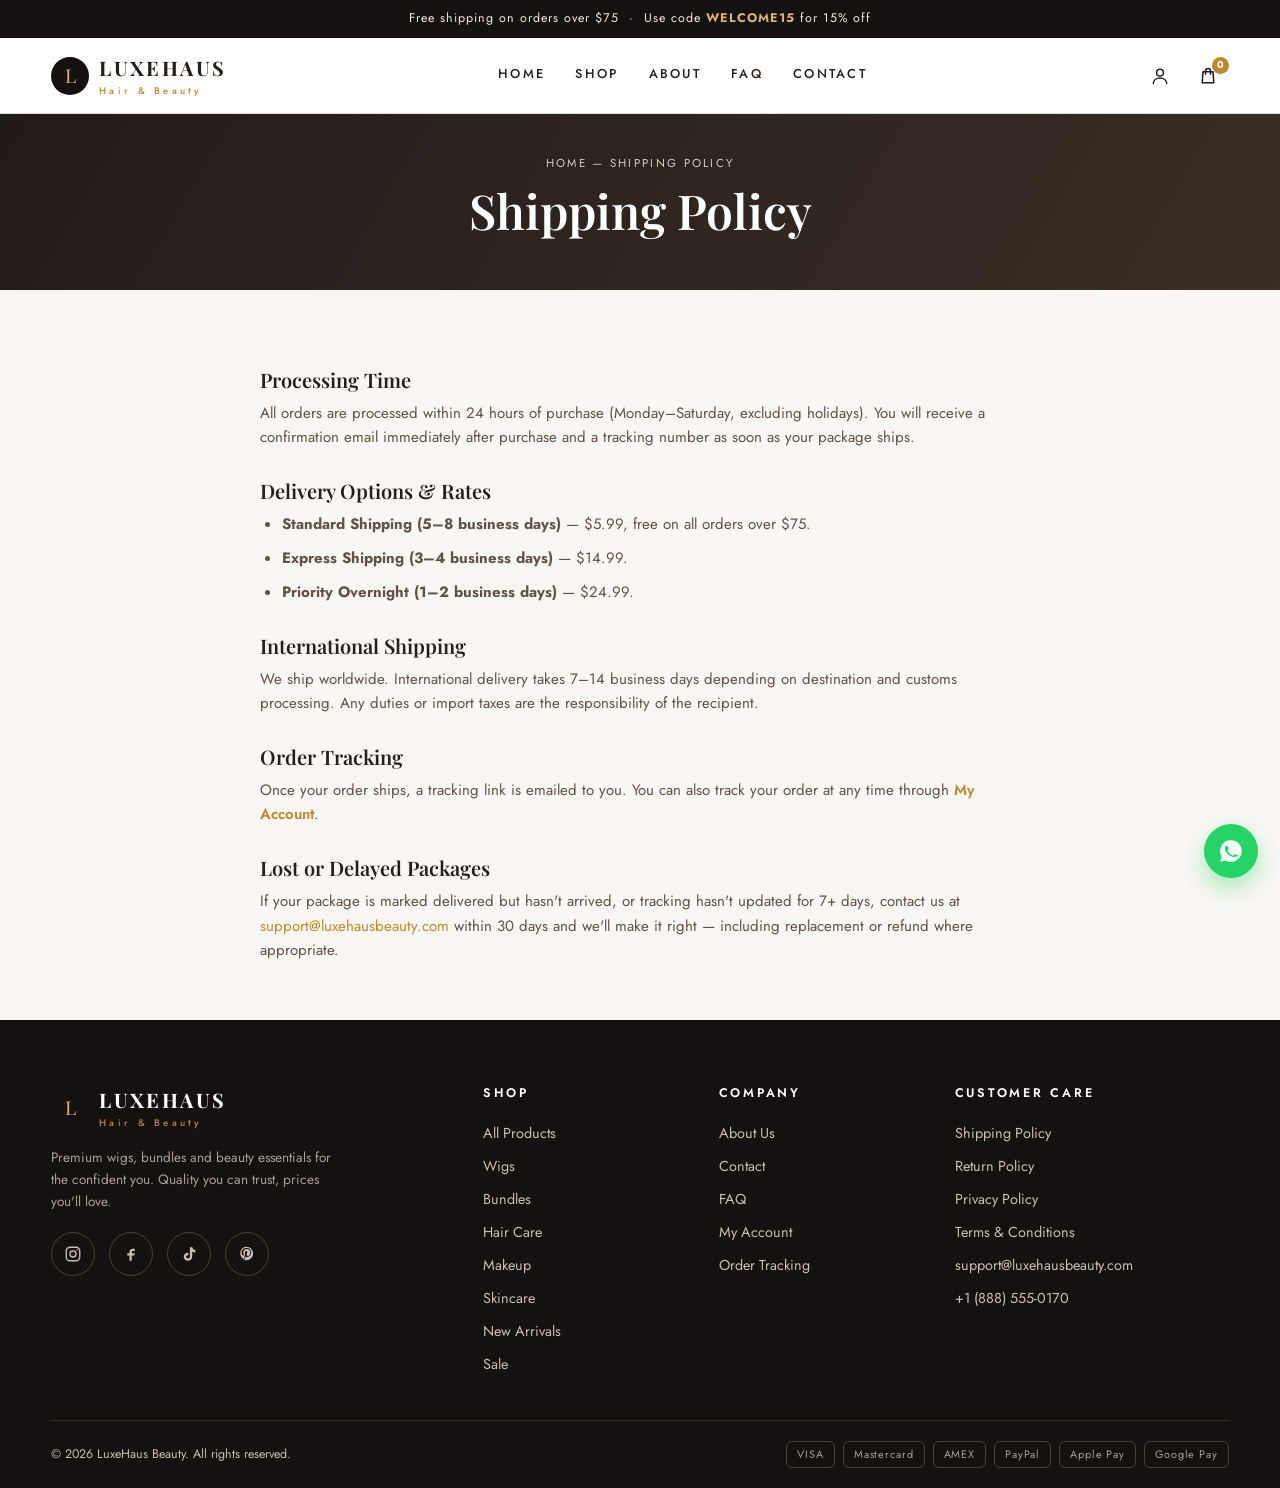
<file: shipping-policy.html>
<!DOCTYPE html>
<html lang="en">
<head>
  <meta charset="UTF-8" />
  <meta name="viewport" content="width=device-width, initial-scale=1.0" />
  <title>Shipping Policy | LuxeHaus</title>
  <meta name="description" content="LuxeHaus shipping policy — processing times, delivery options, rates and international shipping details." />
  <link rel="preconnect" href="https://fonts.googleapis.com" />
  <link rel="preconnect" href="https://fonts.gstatic.com" crossorigin />
  <link href="https://fonts.googleapis.com/css2?family=Playfair+Display:wght@500;600;700&family=Jost:wght@400;500;600;700&display=swap" rel="stylesheet" />
  <link rel="stylesheet" href="css/style.css" />
</head>
<body>
  <div id="siteHeader"></div>
  <section class="page-hero" style="padding:40px 0"><div class="container"><p class="crumbs"><a href="index.html">Home</a> — Shipping Policy</p><h1>Shipping Policy</h1></div></section>
  <div class="container policy-body">
    <h2>Processing Time</h2>
    <p>All orders are processed within 24 hours of purchase (Monday–Saturday, excluding holidays). You will receive a confirmation email immediately after purchase and a tracking number as soon as your package ships.</p>
    <h2>Delivery Options &amp; Rates</h2>
    <ul>
      <li><b>Standard Shipping (5–8 business days)</b> — $5.99, free on all orders over $75.</li>
      <li><b>Express Shipping (3–4 business days)</b> — $14.99.</li>
      <li><b>Priority Overnight (1–2 business days)</b> — $24.99.</li>
    </ul>
    <h2>International Shipping</h2>
    <p>We ship worldwide. International delivery takes 7–14 business days depending on destination and customs processing. Any duties or import taxes are the responsibility of the recipient.</p>
    <h2>Order Tracking</h2>
    <p>Once your order ships, a tracking link is emailed to you. You can also track your order at any time through <a href="account.html" style="color:var(--gold);font-weight:600">My Account</a>.</p>
    <h2>Lost or Delayed Packages</h2>
    <p>If your package is marked delivered but hasn't arrived, or tracking hasn't updated for 7+ days, contact us at <a href="mailto:support@luxehausbeauty.com" style="color:var(--gold)">support@luxehausbeauty.com</a> within 30 days and we'll make it right — including replacement or refund where appropriate.</p>
  </div>
  <div id="siteFooter"></div>
  <script src="js/main.js" defer></script>
</body>
</html>
</file>
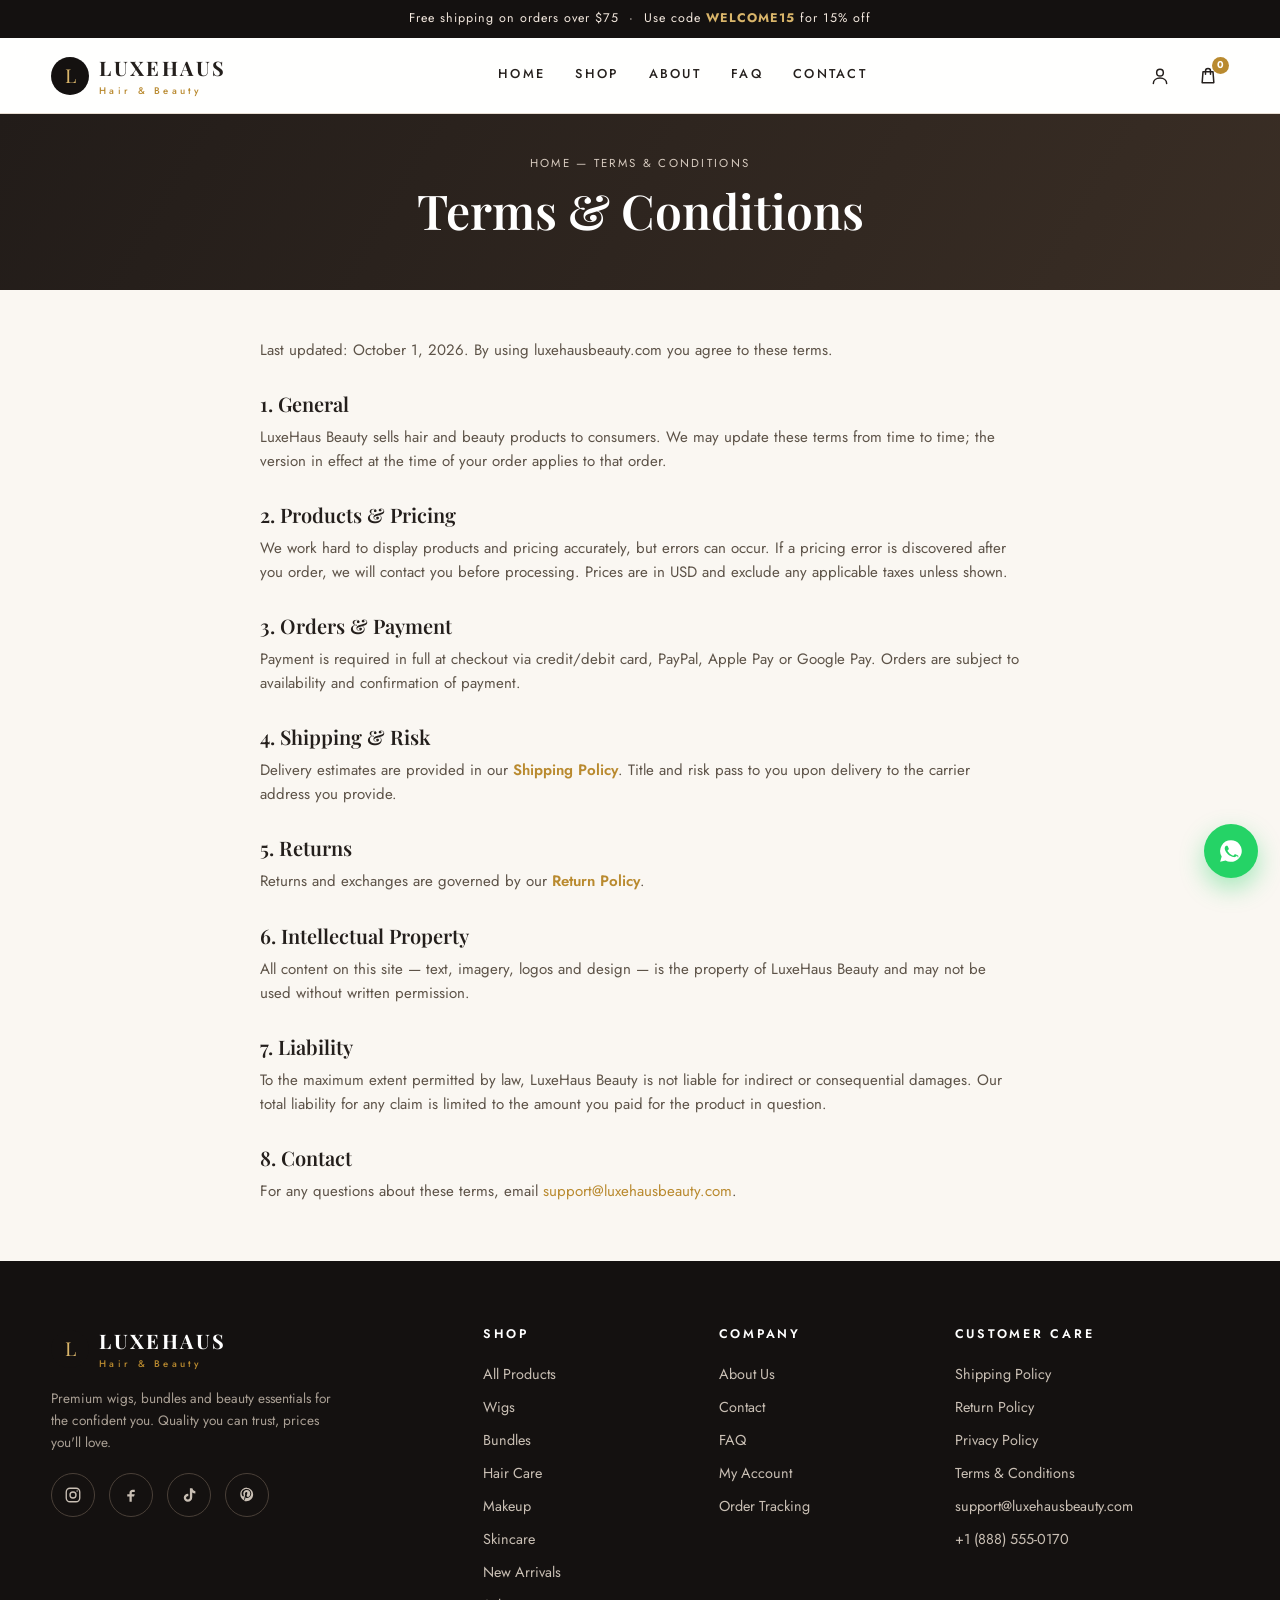
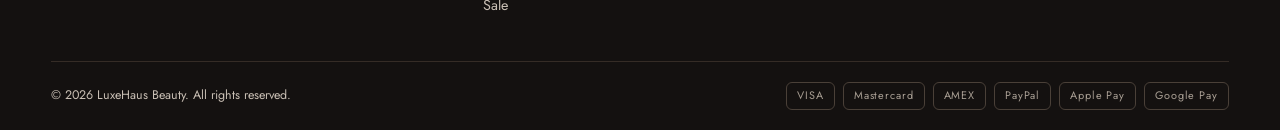
<file: terms.html>
<!DOCTYPE html>
<html lang="en">
<head>
  <meta charset="UTF-8" />
  <meta name="viewport" content="width=device-width, initial-scale=1.0" />
  <title>Terms &amp; Conditions | LuxeHaus</title>
  <meta name="description" content="Terms and conditions for shopping with LuxeHaus Beauty." />
  <link rel="preconnect" href="https://fonts.googleapis.com" />
  <link rel="preconnect" href="https://fonts.gstatic.com" crossorigin />
  <link href="https://fonts.googleapis.com/css2?family=Playfair+Display:wght@500;600;700&family=Jost:wght@400;500;600;700&display=swap" rel="stylesheet" />
  <link rel="stylesheet" href="css/style.css" />
</head>
<body>
  <div id="siteHeader"></div>
  <section class="page-hero" style="padding:40px 0"><div class="container"><p class="crumbs"><a href="index.html">Home</a> — Terms &amp; Conditions</p><h1>Terms &amp; Conditions</h1></div></section>
  <div class="container policy-body">
    <p>Last updated: October 1, 2026. By using luxehausbeauty.com you agree to these terms.</p>
    <h2>1. General</h2>
    <p>LuxeHaus Beauty sells hair and beauty products to consumers. We may update these terms from time to time; the version in effect at the time of your order applies to that order.</p>
    <h2>2. Products &amp; Pricing</h2>
    <p>We work hard to display products and pricing accurately, but errors can occur. If a pricing error is discovered after you order, we will contact you before processing. Prices are in USD and exclude any applicable taxes unless shown.</p>
    <h2>3. Orders &amp; Payment</h2>
    <p>Payment is required in full at checkout via credit/debit card, PayPal, Apple Pay or Google Pay. Orders are subject to availability and confirmation of payment.</p>
    <h2>4. Shipping &amp; Risk</h2>
    <p>Delivery estimates are provided in our <a href="shipping-policy.html" style="color:var(--gold);font-weight:600">Shipping Policy</a>. Title and risk pass to you upon delivery to the carrier address you provide.</p>
    <h2>5. Returns</h2>
    <p>Returns and exchanges are governed by our <a href="returns-policy.html" style="color:var(--gold);font-weight:600">Return Policy</a>.</p>
    <h2>6. Intellectual Property</h2>
    <p>All content on this site — text, imagery, logos and design — is the property of LuxeHaus Beauty and may not be used without written permission.</p>
    <h2>7. Liability</h2>
    <p>To the maximum extent permitted by law, LuxeHaus Beauty is not liable for indirect or consequential damages. Our total liability for any claim is limited to the amount you paid for the product in question.</p>
    <h2>8. Contact</h2>
    <p>For any questions about these terms, email <a href="mailto:support@luxehausbeauty.com" style="color:var(--gold)">support@luxehausbeauty.com</a>.</p>
  </div>
  <div id="siteFooter"></div>
  <script src="js/main.js" defer></script>
</body>
</html>
</file>
<file: css/style.css>
/* ============ LUXEHAUS — Design System ============ */
:root{
  --black:#141110; --ink:#241f1c; --white:#ffffff; --cream:#faf7f2;
  --nude:#e9d5c5; --nude-soft:#f4e9df; --beige:#cbb497; --gold:#b98a2f;
  --gold-soft:#d9b56a; --muted:#8a7f74; --line:#e7ddd2;
  --serif:"Playfair Display",Georgia,serif; --sans:"Jost",system-ui,sans-serif;
  --shadow:0 10px 30px rgba(20,17,16,.08); --radius:14px;
}
*{margin:0;padding:0;box-sizing:border-box}
html{scroll-behavior:smooth}
body{font-family:var(--sans);color:var(--ink);background:var(--cream);line-height:1.6;-webkit-font-smoothing:antialiased}
img{max-width:100%;display:block}
a{color:inherit;text-decoration:none}
button{font-family:inherit;cursor:pointer;border:none;background:none}
input,select,textarea{font-family:inherit;font-size:1rem}
h1,h2,h3{font-family:var(--serif);font-weight:600;line-height:1.15}
.container{width:min(1180px,92%);margin:0 auto}
.eyebrow{font-size:.72rem;letter-spacing:.28em;text-transform:uppercase;color:var(--gold);font-weight:600}
.section{padding:64px 0}
.section-head{text-align:center;max-width:620px;margin:0 auto 40px}
.section-head h2{font-size:clamp(1.7rem,3.4vw,2.4rem);margin:8px 0 10px}
.section-head p{color:var(--muted)}
.center-link{text-align:center;margin-top:28px}

/* ============ Buttons ============ */
.btn{display:inline-flex;align-items:center;justify-content:center;gap:8px;padding:14px 30px;border-radius:999px;font-size:.85rem;font-weight:600;letter-spacing:.14em;text-transform:uppercase;transition:.25s;border:1px solid transparent}
.btn-gold{background:var(--gold);color:#fff}
.btn-gold:hover{background:#a1731f;transform:translateY(-2px);box-shadow:0 10px 22px rgba(185,138,47,.35)}
.btn-dark{background:var(--black);color:#fff}
.btn-dark:hover{background:#332a26;transform:translateY(-2px)}
.btn-outline{border-color:var(--black);color:var(--black)}
.btn-outline:hover{background:var(--black);color:#fff}
.btn-outline-light{border-color:#fff;color:#fff}
.btn-outline-light:hover{background:#fff;color:var(--black)}
.btn-block{width:100%}
.btn-sm{padding:10px 20px;font-size:.75rem}
.btn[disabled]{opacity:.5;cursor:not-allowed;transform:none!important}

/* ============ Topbar & Header ============ */
.topbar{background:var(--black);color:var(--nude-soft);text-align:center;font-size:.78rem;letter-spacing:.08em;padding:9px 16px}
.topbar b{color:var(--gold-soft)}
.header{position:sticky;top:0;z-index:60;background:rgba(255,255,255,.92);backdrop-filter:blur(12px);border-bottom:1px solid var(--line)}
.header-inner{display:flex;align-items:center;justify-content:space-between;gap:16px;padding:14px 0}
.logo{display:flex;align-items:center;gap:10px}
.logo-mark{width:38px;height:38px;border-radius:50%;background:var(--black);color:var(--gold-soft);font-family:var(--serif);font-size:1.2rem;display:grid;place-items:center}
.logo-word{font-family:var(--serif);font-size:1.25rem;letter-spacing:.12em;font-weight:700}
.logo-word em{font-style:normal;color:var(--gold);font-size:.6rem;display:block;letter-spacing:.34em;font-family:var(--sans);font-weight:500}
.nav{display:flex;gap:30px}
.nav a{font-size:.8rem;letter-spacing:.18em;text-transform:uppercase;font-weight:500;padding:6px 0;border-bottom:2px solid transparent}
.nav a:hover,.nav a.active{color:var(--gold);border-color:var(--gold)}
.header-icons{display:flex;align-items:center;gap:6px}
.icon-btn{position:relative;width:42px;height:42px;border-radius:50%;display:grid;place-items:center;color:var(--ink);transition:.2s}
.icon-btn:hover{background:var(--nude-soft);color:var(--gold)}
.icon-btn svg{width:20px;height:20px}
.cart-badge{position:absolute;top:2px;right:0;background:var(--gold);color:#fff;font-size:.62rem;font-weight:700;min-width:17px;height:17px;border-radius:999px;display:grid;place-items:center;padding:0 4px}
.nav-toggle{display:none;width:42px;height:42px;place-items:center;color:var(--ink)}
.nav-toggle svg{width:22px;height:22px}

/* ============ Hero ============ */
.hero{position:relative;min-height:88vh;display:flex;align-items:center;color:#fff;overflow:hidden}
.hero-bg{position:absolute;inset:0;background:linear-gradient(115deg,rgba(15,12,11,.85) 15%,rgba(15,12,11,.45) 55%,rgba(185,138,47,.25))}
.hero-img{position:absolute;inset:0;width:100%;height:100%;object-fit:cover;background:linear-gradient(135deg,#2a221e,#6b5236)}
.hero-inner{position:relative;z-index:2;max-width:640px;padding:80px 0}
.hero h1{font-size:clamp(2.4rem,5.4vw,4.2rem);margin:16px 0 18px}
.hero h1 em{font-style:italic;color:var(--gold-soft)}
.hero p{font-size:1.05rem;color:#efe6dc;max-width:480px;margin-bottom:32px}
.hero-cta{display:flex;gap:14px;flex-wrap:wrap;margin-bottom:44px}
.hero-stats{display:flex;gap:34px;flex-wrap:wrap}
.hero-stat b{font-family:var(--serif);font-size:1.5rem;color:var(--gold-soft);display:block}
.hero-stat span{font-size:.72rem;letter-spacing:.2em;text-transform:uppercase;color:#d9cfc6}
.hero-card{position:absolute;right:6%;bottom:9%;z-index:2;background:rgba(255,255,255,.95);color:var(--ink);border-radius:var(--radius);padding:18px 22px;box-shadow:var(--shadow);max-width:250px;animation:floaty 6s ease-in-out infinite}
.hero-card .stars{margin-bottom:6px}
.hero-card p{font-size:.85rem;color:var(--ink);margin:0}
.hero-card small{color:var(--muted)}
@keyframes floaty{0%,100%{transform:translateY(0)}50%{transform:translateY(-12px)}}

/* ============ Marquee strip ============ */
.strip{background:var(--black);color:var(--nude-soft);padding:16px 0;overflow:hidden}
.strip-track{display:flex;gap:56px;white-space:nowrap;animation:scrollx 26s linear infinite;font-size:.78rem;letter-spacing:.3em;text-transform:uppercase}
.strip-track span{color:var(--gold-soft)}
@keyframes scrollx{from{transform:translateX(0)}to{transform:translateX(-50%)}}

/* ============ Category cards ============ */
.cat-grid{display:grid;grid-template-columns:repeat(4,1fr);gap:16px}
.cat-card{position:relative;border-radius:var(--radius);overflow:hidden;aspect-ratio:4/5;background:linear-gradient(150deg,var(--nude),var(--beige));display:block}
.cat-card img{width:100%;height:100%;object-fit:cover;transition:.5s}
.cat-card:hover img{transform:scale(1.06)}
.cat-card.wide{grid-column:span 2;aspect-ratio:8/5}
.cat-label{position:absolute;left:0;right:0;bottom:0;padding:36px 18px 16px;background:linear-gradient(transparent,rgba(15,12,11,.82));color:#fff;display:flex;justify-content:space-between;align-items:center}
.cat-label h3{font-size:1.05rem;font-weight:600}
.cat-label span{font-size:.68rem;letter-spacing:.2em;text-transform:uppercase;color:var(--gold-soft)}

/* ============ Product cards ============ */
.product-grid{display:grid;grid-template-columns:repeat(4,1fr);gap:20px}
.product-grid.cols-3{grid-template-columns:repeat(3,1fr)}
.card{background:#fff;border-radius:var(--radius);overflow:hidden;border:1px solid var(--line);transition:.3s;display:flex;flex-direction:column}
.card:hover{transform:translateY(-4px);box-shadow:var(--shadow)}
.card-media{position:relative;aspect-ratio:1/1;background:linear-gradient(140deg,var(--nude-soft),var(--nude));overflow:hidden}
.card-media img{width:100%;height:100%;object-fit:cover;transition:.45s}
.card:hover .card-media img{transform:scale(1.05)}
.card-badge{position:absolute;top:12px;left:12px;background:var(--black);color:var(--gold-soft);font-size:.6rem;letter-spacing:.18em;text-transform:uppercase;padding:5px 10px;border-radius:999px;font-weight:600}
.card-badge.sale{background:var(--gold);color:#fff}
.card-actions{position:absolute;inset:auto 0 0;transform:translateY(110%);transition:.3s;display:flex;justify-content:center;padding:12px;background:linear-gradient(transparent,rgba(255,255,255,.92))}
.card:hover .card-actions{transform:translateY(0)}
.card-body{padding:16px;display:flex;flex-direction:column;gap:6px;flex:1}
.card-cat{font-size:.62rem;letter-spacing:.22em;text-transform:uppercase;color:var(--muted)}
.card-name{font-size:.95rem;font-weight:600;color:var(--ink)}
.card-name:hover{color:var(--gold)}
.stars{color:var(--gold);font-size:.8rem;letter-spacing:2px}
.stars small{color:var(--muted);letter-spacing:0;margin-left:4px}
.card-price{font-weight:700;font-size:1rem;display:flex;gap:8px;align-items:baseline;margin-top:auto}
.card-price del{color:var(--muted);font-weight:400;font-size:.85rem}
.swatch-row{display:flex;gap:5px;margin-top:2px}
.swatch{width:13px;height:13px;border-radius:50%;border:1px solid rgba(0,0,0,.15)}

/* ============ Promo tiles ============ */
.promo-grid{display:grid;grid-template-columns:repeat(3,1fr);gap:16px}
.promo-tile{position:relative;border-radius:var(--radius);overflow:hidden;min-height:260px;display:flex;align-items:flex-end;padding:26px;color:#fff;background:linear-gradient(135deg,#33281f,var(--black))}
.promo-tile img{position:absolute;inset:0;width:100%;height:100%;object-fit:cover;opacity:.55}
.promo-tile>div{position:relative;z-index:2}
.promo-tile h3{font-size:1.3rem;margin:6px 0 4px}
.promo-tile p{font-size:.85rem;color:#e9ded2;margin-bottom:14px}
.promo-tile .eyebrow{color:var(--gold-soft)}

/* ============ Reviews ============ */
.review-grid{display:grid;grid-template-columns:repeat(3,1fr);gap:20px}
.review-card{background:#fff;border:1px solid var(--line);border-radius:var(--radius);padding:28px}
.review-card p{font-size:.92rem;color:#4d453e;margin:12px 0 18px}
.reviewer{display:flex;align-items:center;gap:12px}
.avatar{width:42px;height:42px;border-radius:50%;background:linear-gradient(135deg,var(--beige),var(--gold-soft));display:grid;place-items:center;font-family:var(--serif);color:#fff;font-weight:700}
.reviewer b{display:block;font-size:.9rem}
.reviewer small{color:var(--muted)}
.verified{margin-left:auto;color:#2e8b57;font-size:.68rem;letter-spacing:.1em;text-transform:uppercase;font-weight:600}

/* ============ Newsletter ============ */
.newsletter{background:linear-gradient(120deg,var(--nude),var(--nude-soft));padding:64px 0;text-align:center}
.newsletter h2{font-size:clamp(1.6rem,3vw,2.2rem);margin:8px 0 10px}
.newsletter p{color:#6d6055;margin-bottom:26px}
.newsletter-form{display:flex;gap:10px;max-width:460px;margin:0 auto}
.newsletter-form input{flex:1;border:1px solid var(--beige);border-radius:999px;padding:14px 22px;background:#fff;outline:none}
.newsletter-form input:focus{border-color:var(--gold)}

/* ============ Social ============ */
.social-row{display:flex;justify-content:center;gap:14px}
.social-row a{width:44px;height:44px;border-radius:50%;border:1px solid var(--beige);display:grid;place-items:center;color:var(--ink);transition:.25s}
.social-row a:hover{background:var(--black);color:var(--gold-soft);border-color:var(--black)}
.social-row svg{width:18px;height:18px}

/* ============ Footer ============ */
.footer{background:var(--black);color:#c9bfb4;padding:64px 0 0;font-size:.9rem}
.footer-grid{display:grid;grid-template-columns:2fr 1fr 1fr 1.4fr;gap:40px;padding-bottom:44px}
.footer h4{color:#fff;font-size:.78rem;letter-spacing:.22em;text-transform:uppercase;margin-bottom:18px;font-family:var(--sans);font-weight:600}
.footer a:hover{color:var(--gold-soft)}
.footer ul{list-style:none;display:flex;flex-direction:column;gap:10px}
.footer .logo-word{color:#fff}
.footer-brand p{margin:16px 0 20px;font-size:.85rem;max-width:280px;color:#a99f94}
.footer .social-row{justify-content:flex-start}
.footer .social-row a{border-color:#4a4038;color:#c9bfb4}
.footer-bottom{border-top:1px solid #352c26;padding:20px 0;display:flex;justify-content:space-between;align-items:center;gap:14px;flex-wrap:wrap;font-size:.78rem}
.pay-icons{display:flex;gap:8px;font-size:.68rem;letter-spacing:.08em;color:#a99f94}
.pay-icons span{border:1px solid #4a4038;border-radius:6px;padding:4px 10px}

/* ============ Page hero (subpages) ============ */
.page-hero{background:linear-gradient(120deg,#221c19,#3a2e25);color:#fff;padding:70px 0;text-align:center}
.page-hero h1{font-size:clamp(2rem,4vw,3rem);margin:10px 0 12px}
.page-hero p{color:#d8ccc0;max-width:560px;margin:0 auto}
.crumbs{font-size:.72rem;letter-spacing:.2em;text-transform:uppercase;color:var(--gold-soft)}
.crumbs a:hover{color:#fff}

/* ============ Shop ============ */
.shop-layout{display:grid;grid-template-columns:240px 1fr;gap:36px;align-items:start;padding:48px 0}
.filters h3{font-size:.78rem;letter-spacing:.2em;text-transform:uppercase;margin-bottom:14px}
.filter-list{list-style:none;display:flex;flex-direction:column;gap:2px;margin-bottom:30px}
.filter-list a{display:flex;justify-content:space-between;padding:9px 12px;border-radius:8px;font-size:.88rem;color:#5d5348}
.filter-list a:hover{background:var(--nude-soft);color:var(--gold)}
.filter-list a.active{background:var(--black);color:#fff}
.filter-list span{color:var(--muted);font-size:.78rem}
.filter-list a.active span{color:var(--gold-soft)}
.shop-toolbar{display:flex;justify-content:space-between;align-items:center;gap:12px;margin-bottom:22px;flex-wrap:wrap}
.chip-row{display:flex;gap:8px;flex-wrap:wrap}
.chip{border:1px solid var(--line);background:#fff;border-radius:999px;padding:8px 16px;font-size:.78rem;letter-spacing:.06em}
.chip.active{background:var(--black);color:#fff;border-color:var(--black)}
select.sort{border:1px solid var(--line);border-radius:999px;padding:9px 16px;background:#fff;outline:none;font-size:.82rem}

/* ============ Product detail ============ */
.pd-layout{display:grid;grid-template-columns:1.05fr .95fr;gap:48px;padding:48px 0}
.pd-gallery{display:flex;flex-direction:column;gap:12px;position:sticky;top:96px}
.pd-main{aspect-ratio:1/1;border-radius:var(--radius);overflow:hidden;background:linear-gradient(140deg,var(--nude-soft),var(--nude))}
.pd-main img{width:100%;height:100%;object-fit:cover}
.pd-thumbs{display:grid;grid-template-columns:repeat(4,1fr);gap:10px}
.pd-thumb{aspect-ratio:1/1;border-radius:10px;overflow:hidden;border:2px solid transparent;background:linear-gradient(140deg,var(--nude-soft),var(--nude))}
.pd-thumb.active{border-color:var(--gold)}
.pd-thumb img{width:100%;height:100%;object-fit:cover}
.pd-info h1{font-size:clamp(1.6rem,2.8vw,2.2rem);margin:8px 0 10px}
.pd-price{display:flex;align-items:baseline;gap:12px;margin:14px 0}
.pd-price .now{font-family:var(--serif);font-size:1.7rem;font-weight:700}
.pd-price del{color:var(--muted)}
.pd-price .save{background:#f7e8e8;color:#b23b3b;font-size:.7rem;font-weight:700;padding:4px 10px;border-radius:999px}
.pd-desc{color:#5d5348;font-size:.95rem;margin-bottom:22px}
.opt-label{font-size:.72rem;letter-spacing:.2em;text-transform:uppercase;font-weight:600;margin:18px 0 10px;display:flex;justify-content:space-between}
.opt-label b{color:var(--ink);letter-spacing:0;text-transform:none}
.swatch-btn{width:34px;height:34px;border-radius:50%;border:2px solid transparent;outline:1px solid var(--line);cursor:pointer;transition:.2s}
.swatch-btn.selected{border-color:#fff;outline:2px solid var(--gold)}
.len-row{display:flex;gap:8px;flex-wrap:wrap}
.len-btn{border:1px solid var(--line);background:#fff;border-radius:999px;padding:9px 18px;font-size:.82rem;transition:.2s}
.len-btn.selected{background:var(--black);color:#fff;border-color:var(--black)}
.pd-buy{display:flex;gap:12px;margin-top:26px}
.qty{display:flex;align-items:center;border:1px solid var(--line);border-radius:999px;background:#fff}
.qty button{width:40px;height:46px;font-size:1.1rem;color:var(--muted)}
.qty button:hover{color:var(--gold)}
.qty input{width:40px;text-align:center;border:none;outline:none;font-weight:600;background:none}
.pd-buy .btn{flex:1}
.pd-meta{display:flex;flex-direction:column;gap:8px;margin-top:24px;padding-top:24px;border-top:1px solid var(--line);font-size:.85rem;color:#5d5348}
.pd-meta span{display:flex;gap:10px;align-items:center}
.pd-meta svg{width:16px;height:16px;color:var(--gold)}

/* Reviews on product page */
.pd-reviews{max-width:820px;margin:0 auto 40px}
.pd-reviews h2{text-align:center;font-size:1.5rem;margin-bottom:26px}
.review-item{background:#fff;border:1px solid var(--line);border-radius:var(--radius);padding:22px 24px;margin-bottom:14px}
.review-item p{margin:10px 0;color:#4d453e;font-size:.92rem}

/* ============ Cart ============ */
.cart-layout{display:grid;grid-template-columns:1.6fr 1fr;gap:36px;align-items:start;padding:48px 0}
.cart-list{display:flex;flex-direction:column;gap:14px}
.cart-item{display:grid;grid-template-columns:100px 1fr auto;gap:16px;background:#fff;border:1px solid var(--line);border-radius:var(--radius);padding:14px;align-items:center}
.cart-item-img{width:100px;height:100px;border-radius:10px;object-fit:cover;background:var(--nude-soft)}
.cart-item h4{font-size:.95rem;font-weight:600}
.cart-item .variant{font-size:.78rem;color:var(--muted)}
.cart-item .remove{color:#b23b3b;font-size:.72rem;letter-spacing:.1em;text-transform:uppercase;margin-top:6px}
.cart-item .line-total{font-weight:700}
.summary{background:#fff;border:1px solid var(--line);border-radius:var(--radius);padding:26px;position:sticky;top:96px}
.summary h3{font-size:1.15rem;margin-bottom:18px}
.sum-row{display:flex;justify-content:space-between;font-size:.9rem;padding:7px 0;color:#5d5348}
.sum-row.total{border-top:1px solid var(--line);margin-top:10px;padding-top:14px;font-weight:700;color:var(--ink);font-size:1.05rem}
.sum-row .free{color:#2e8b57;font-weight:600}
.coupon-row{display:flex;gap:8px;margin:14px 0}
.coupon-row input{flex:1;border:1px solid var(--line);border-radius:999px;padding:10px 16px;outline:none;font-size:.85rem;text-transform:uppercase}
.coupon-row input:focus{border-color:var(--gold)}
.empty-cart{text-align:center;padding:80px 0}
.empty-cart h2{margin:12px 0}
.empty-cart p{color:var(--muted);margin-bottom:24px}

/* ============ Checkout ============ */
.checkout-layout{display:grid;grid-template-columns:1.5fr 1fr;gap:36px;align-items:start;padding:48px 0}
.panel{background:#fff;border:1px solid var(--line);border-radius:var(--radius);padding:28px;margin-bottom:20px}
.panel h3{font-size:1.05rem;margin-bottom:18px;display:flex;align-items:center;gap:10px}
.step-num{width:26px;height:26px;border-radius:50%;background:var(--black);color:var(--gold-soft);display:grid;place-items:center;font-size:.75rem;font-family:var(--sans);font-weight:600}
.form-grid{display:grid;grid-template-columns:1fr 1fr;gap:14px}
.form-grid .full{grid-column:1/-1}
.field label{display:block;font-size:.7rem;letter-spacing:.16em;text-transform:uppercase;font-weight:600;color:#6d6055;margin-bottom:6px}
.field input,.field select,.field textarea{width:100%;border:1px solid var(--line);border-radius:10px;padding:12px 14px;outline:none;background:#fff;transition:.2s}
.field input:focus,.field select:focus,.field textarea:focus{border-color:var(--gold);box-shadow:0 0 0 3px rgba(185,138,47,.12)}
.field .err{color:#b23b3b;font-size:.72rem;margin-top:4px;display:none}
.field.invalid input,.field.invalid select{border-color:#b23b3b}
.field.invalid .err{display:block}
.ship-opt{display:flex;gap:12px;align-items:center;border:1px solid var(--line);border-radius:10px;padding:14px 16px;margin-bottom:10px;cursor:pointer;transition:.2s}
.ship-opt:hover{border-color:var(--beige)}
.ship-opt.selected{border-color:var(--gold);background:#fdf9f3}
.ship-opt input{accent-color:var(--gold)}
.ship-opt b{font-size:.9rem;display:block}
.ship-opt small{color:var(--muted)}
.ship-opt .price{margin-left:auto;font-weight:700}
.pay-tabs{display:flex;gap:8px;margin-bottom:16px;flex-wrap:wrap}
.pay-tab{border:1px solid var(--line);border-radius:10px;padding:10px 16px;font-size:.8rem;font-weight:600;background:#fff;display:flex;gap:8px;align-items:center}
.pay-tab.selected{border-color:var(--gold);background:#fdf9f3}
.pay-note{font-size:.78rem;color:var(--muted);margin-top:10px}
.secure-note{display:flex;gap:8px;align-items:center;font-size:.78rem;color:var(--muted);margin-top:14px}
.secure-note svg{width:15px;height:15px;color:#2e8b57}
.order-line{display:flex;justify-content:space-between;gap:12px;font-size:.85rem;padding:8px 0;border-bottom:1px dashed var(--line)}
.order-line:last-of-type{border:none}
.order-line img{width:44px;height:44px;border-radius:8px;object-fit:cover}

/* Confirmation */
.confirm{max-width:640px;margin:0 auto;padding:56px 0;text-align:center}
.confirm-icon{width:74px;height:74px;border-radius:50%;background:#eaf5ee;color:#2e8b57;display:grid;place-items:center;margin:0 auto 20px}
.confirm-icon svg{width:34px;height:34px}
.confirm h1{font-size:2rem;margin-bottom:10px}
.order-id{display:inline-block;background:var(--black);color:var(--gold-soft);font-weight:700;letter-spacing:.1em;padding:10px 24px;border-radius:999px;margin:14px 0 22px}
.timeline{display:flex;justify-content:space-between;margin:30px 0;text-align:center}
.timeline .dot{width:14px;height:14px;border-radius:50%;background:var(--line);margin:0 auto 8px}
.timeline .dot.on{background:var(--gold)}
.timeline small{font-size:.68rem;letter-spacing:.08em;text-transform:uppercase;color:var(--muted)}
.timeline .on small{color:var(--ink);font-weight:600}
.timeline-step{flex:1;position:relative}
.timeline-step::before{content:"";position:absolute;top:6px;left:-50%;width:100%;height:2px;background:var(--line)}
.timeline-step:first-child::before{display:none}
.timeline-step.done::before{background:var(--gold)}

/* ============ Account ============ */
.auth-card{max-width:440px;margin:0 auto;background:#fff;border:1px solid var(--line);border-radius:var(--radius);padding:36px}
.auth-tabs{display:flex;gap:8px;margin-bottom:24px}
.auth-tabs button{flex:1;padding:11px;border-radius:999px;border:1px solid var(--line);font-size:.8rem;letter-spacing:.1em;text-transform:uppercase;font-weight:600;background:#fff}
.auth-tabs button.active{background:var(--black);color:#fff;border-color:var(--black)}
.dash-orders{display:flex;flex-direction:column;gap:14px;margin-top:18px}
.dash-order{background:#fff;border:1px solid var(--line);border-radius:var(--radius);padding:20px 22px}
.dash-order .row1{display:flex;justify-content:space-between;align-items:center;gap:10px;flex-wrap:wrap}
.status-pill{font-size:.66rem;letter-spacing:.14em;text-transform:uppercase;font-weight:700;padding:5px 12px;border-radius:999px;background:#fdf3e3;color:var(--gold)}
.status-pill.done{background:#eaf5ee;color:#2e8b57}

/* ============ FAQ / Contact / Policies ============ */
.faq-list{max-width:760px;margin:0 auto}
.faq-item{background:#fff;border:1px solid var(--line);border-radius:var(--radius);margin-bottom:12px;overflow:hidden}
.faq-item summary{padding:18px 24px;font-weight:600;cursor:pointer;list-style:none;display:flex;justify-content:space-between;align-items:center;gap:14px}
.faq-item summary::-webkit-details-marker{display:none}
.faq-item summary::after{content:"+";font-size:1.3rem;color:var(--gold);transition:.25s}
.faq-item[open] summary::after{transform:rotate(45deg)}
.faq-item .faq-body{padding:0 24px 20px;color:#5d5348;font-size:.92rem}
.contact-layout{display:grid;grid-template-columns:1fr 1.2fr;gap:40px;align-items:start;padding:48px 0}
.info-card{display:flex;gap:14px;margin-bottom:20px;align-items:flex-start}
.info-card svg{width:20px;height:20px;color:var(--gold);flex-shrink:0;margin-top:4px}
.info-card b{display:block;font-size:.9rem}
.info-card small{color:var(--muted)}
.wa-btn{display:inline-flex;align-items:center;gap:10px;background:#25d366;color:#fff;padding:12px 24px;border-radius:999px;font-weight:600;font-size:.85rem;margin-top:6px}
.wa-btn:hover{background:#1eb355;transform:translateY(-2px)}
.policy-body{max-width:760px;margin:0 auto;padding:48px 0}
.policy-body h2{font-size:1.25rem;margin:30px 0 10px}
.policy-body p,.policy-body li{color:#5d5348;font-size:.94rem;margin-bottom:10px}
.policy-body ul{padding-left:22px}

/* ============ WhatsApp float ============ */
.wa-float{position:fixed;bottom:22px;right:22px;z-index:70;width:54px;height:54px;border-radius:50%;background:#25d366;color:#fff;display:grid;place-items:center;box-shadow:0 10px 24px rgba(37,211,102,.4);transition:.25s}
.wa-float:hover{transform:scale(1.08)}
.wa-float svg{width:26px;height:26px}

/* ============ Toast ============ */
.toast{position:fixed;bottom:26px;left:50%;transform:translate(-50%,80px);background:var(--black);color:#fff;padding:13px 26px;border-radius:999px;font-size:.85rem;z-index:90;opacity:0;transition:.35s;box-shadow:0 12px 30px rgba(0,0,0,.25);display:flex;gap:10px;align-items:center}
.toast.show{transform:translate(-50%,0);opacity:1}
.toast svg{width:16px;height:16px;color:var(--gold-soft)}

/* ============ Reveal animation ============ */
.reveal{opacity:0;transform:translateY(24px);transition:opacity .7s ease,transform .7s ease}
.reveal.in{opacity:1;transform:none}

/* ============ Responsive ============ */
@media(max-width:1024px){
  .product-grid{grid-template-columns:repeat(3,1fr)}
  .footer-grid{grid-template-columns:1fr 1fr}
  .pd-layout,.shop-layout{grid-template-columns:1fr}
  .filters{display:flex;gap:20px;flex-wrap:wrap;align-items:center}
  .filters h3,.filter-list{margin-bottom:0}
  .filter-list{flex-direction:row;flex-wrap:wrap;gap:6px}
  .pd-gallery{position:static}
}
@media(max-width:820px){
  .nav{position:fixed;inset:0 0 auto;height:100vh;top:0;padding:110px 32px;background:var(--cream);flex-direction:column;gap:8px;transform:translateX(-100%);transition:.35s;z-index:80}
  .nav.open{transform:none}
  .nav a{font-size:1.05rem;padding:12px 0;border-bottom:1px solid var(--line)}
  .nav-toggle{display:grid;z-index:90}
  .hero{min-height:70vh}
  .hero-card{display:none}
  .cat-grid{grid-template-columns:repeat(2,1fr)}
  .cat-card.wide{grid-column:span 2}
  .product-grid,.product-grid.cols-3{grid-template-columns:repeat(2,1fr)}
  .promo-grid,.review-grid{grid-template-columns:1fr}
  .cart-layout,.checkout-layout{grid-template-columns:1fr}
  .summary{position:static}
  .contact-layout{grid-template-columns:1fr}
  .newsletter-form{flex-direction:column}
  .footer-grid{grid-template-columns:1fr}
  .form-grid{grid-template-columns:1fr}
  .section{padding:48px 0}
}
@media(max-width:480px){
  .product-grid,.product-grid.cols-3{grid-template-columns:1fr 1fr;gap:12px}
  .card-body{padding:12px}
  .card-name{font-size:.8rem}
  .hero-cta .btn{width:100%}
  .pd-buy{flex-direction:column}
  .timeline{gap:4px}
}
</file>
